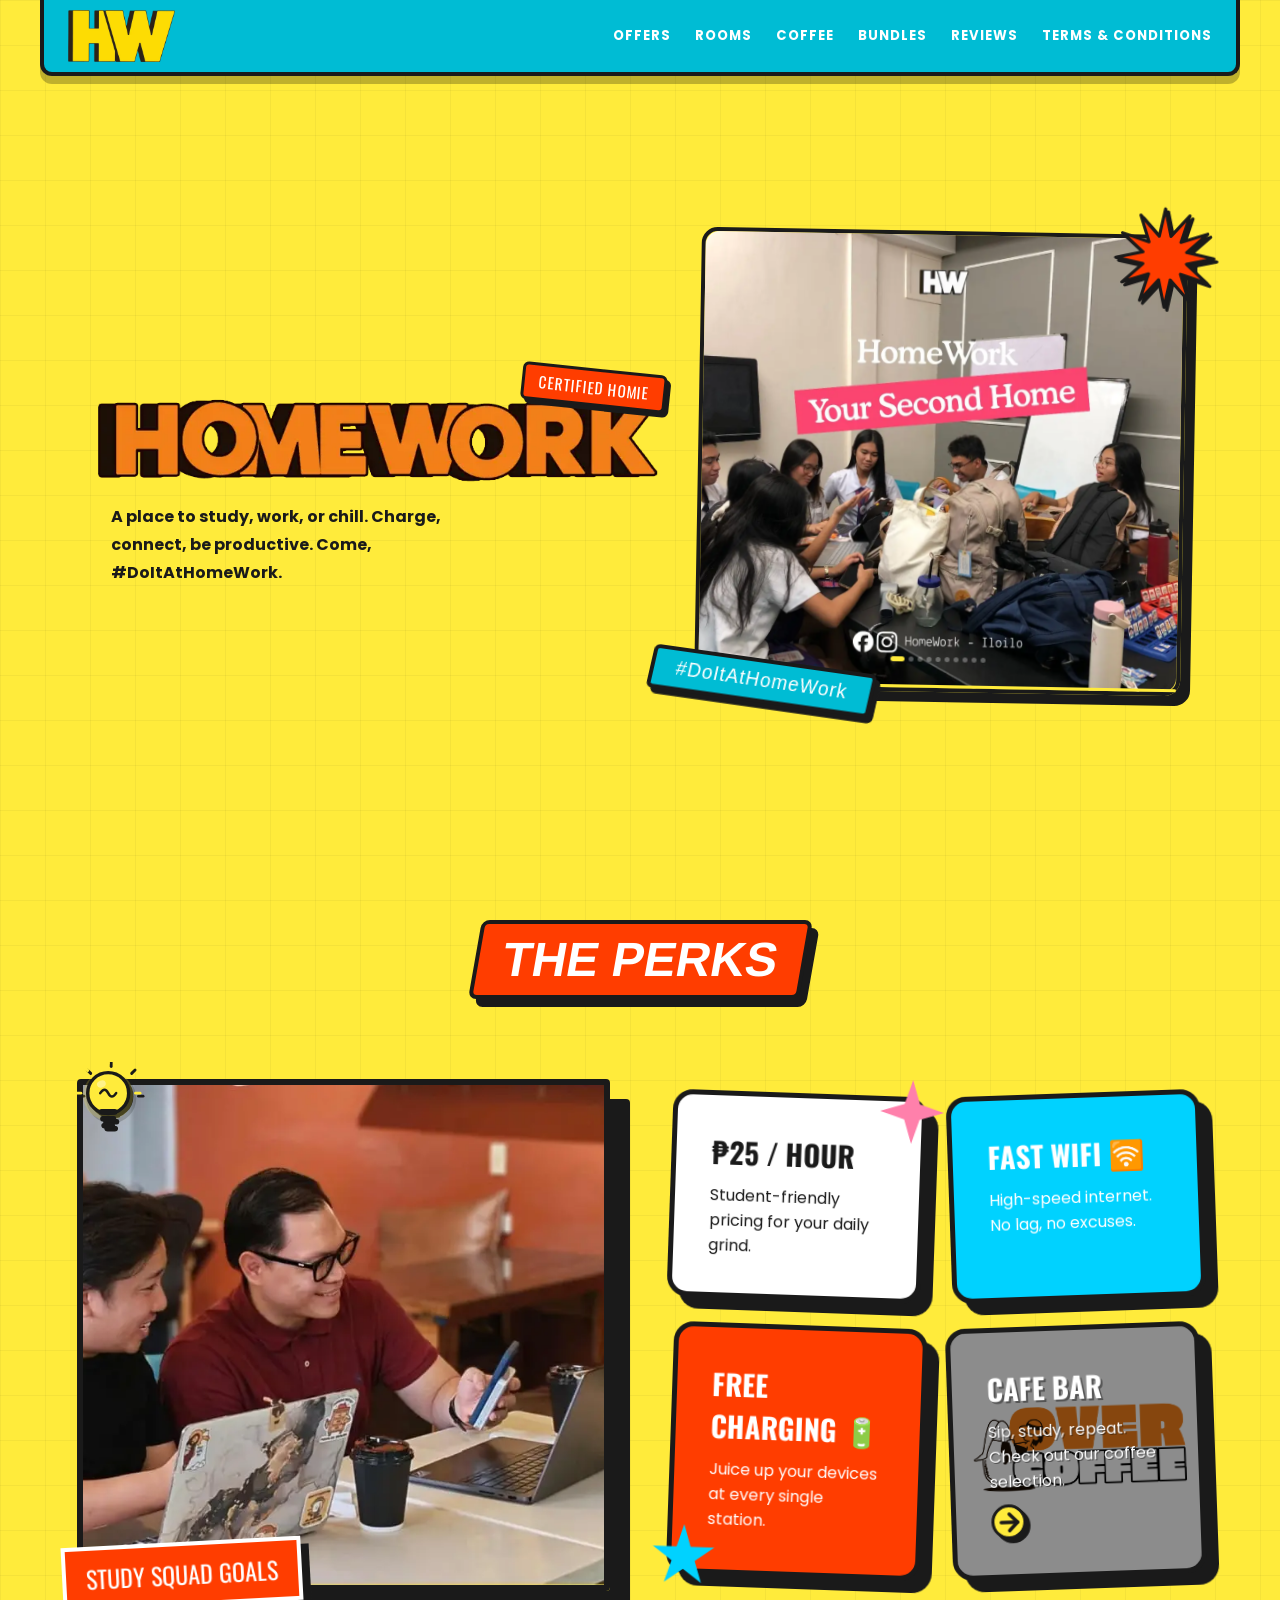
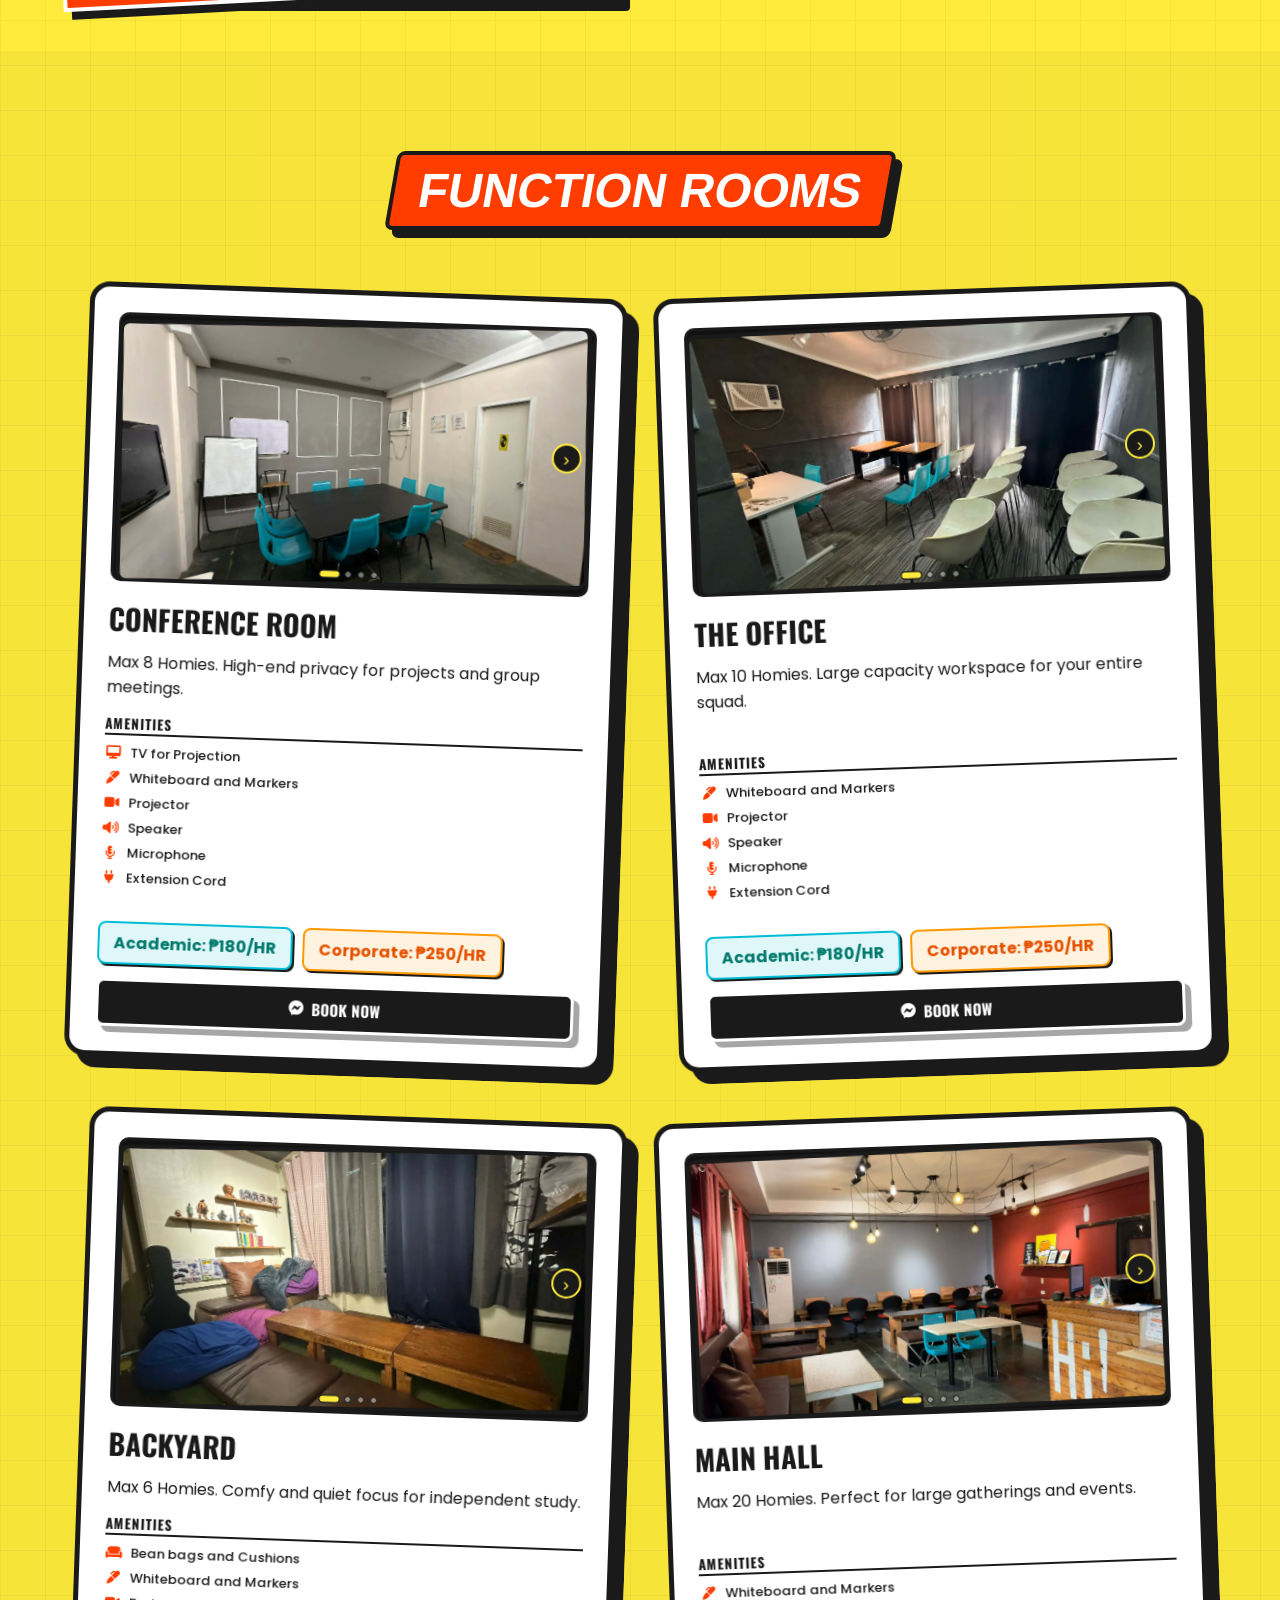
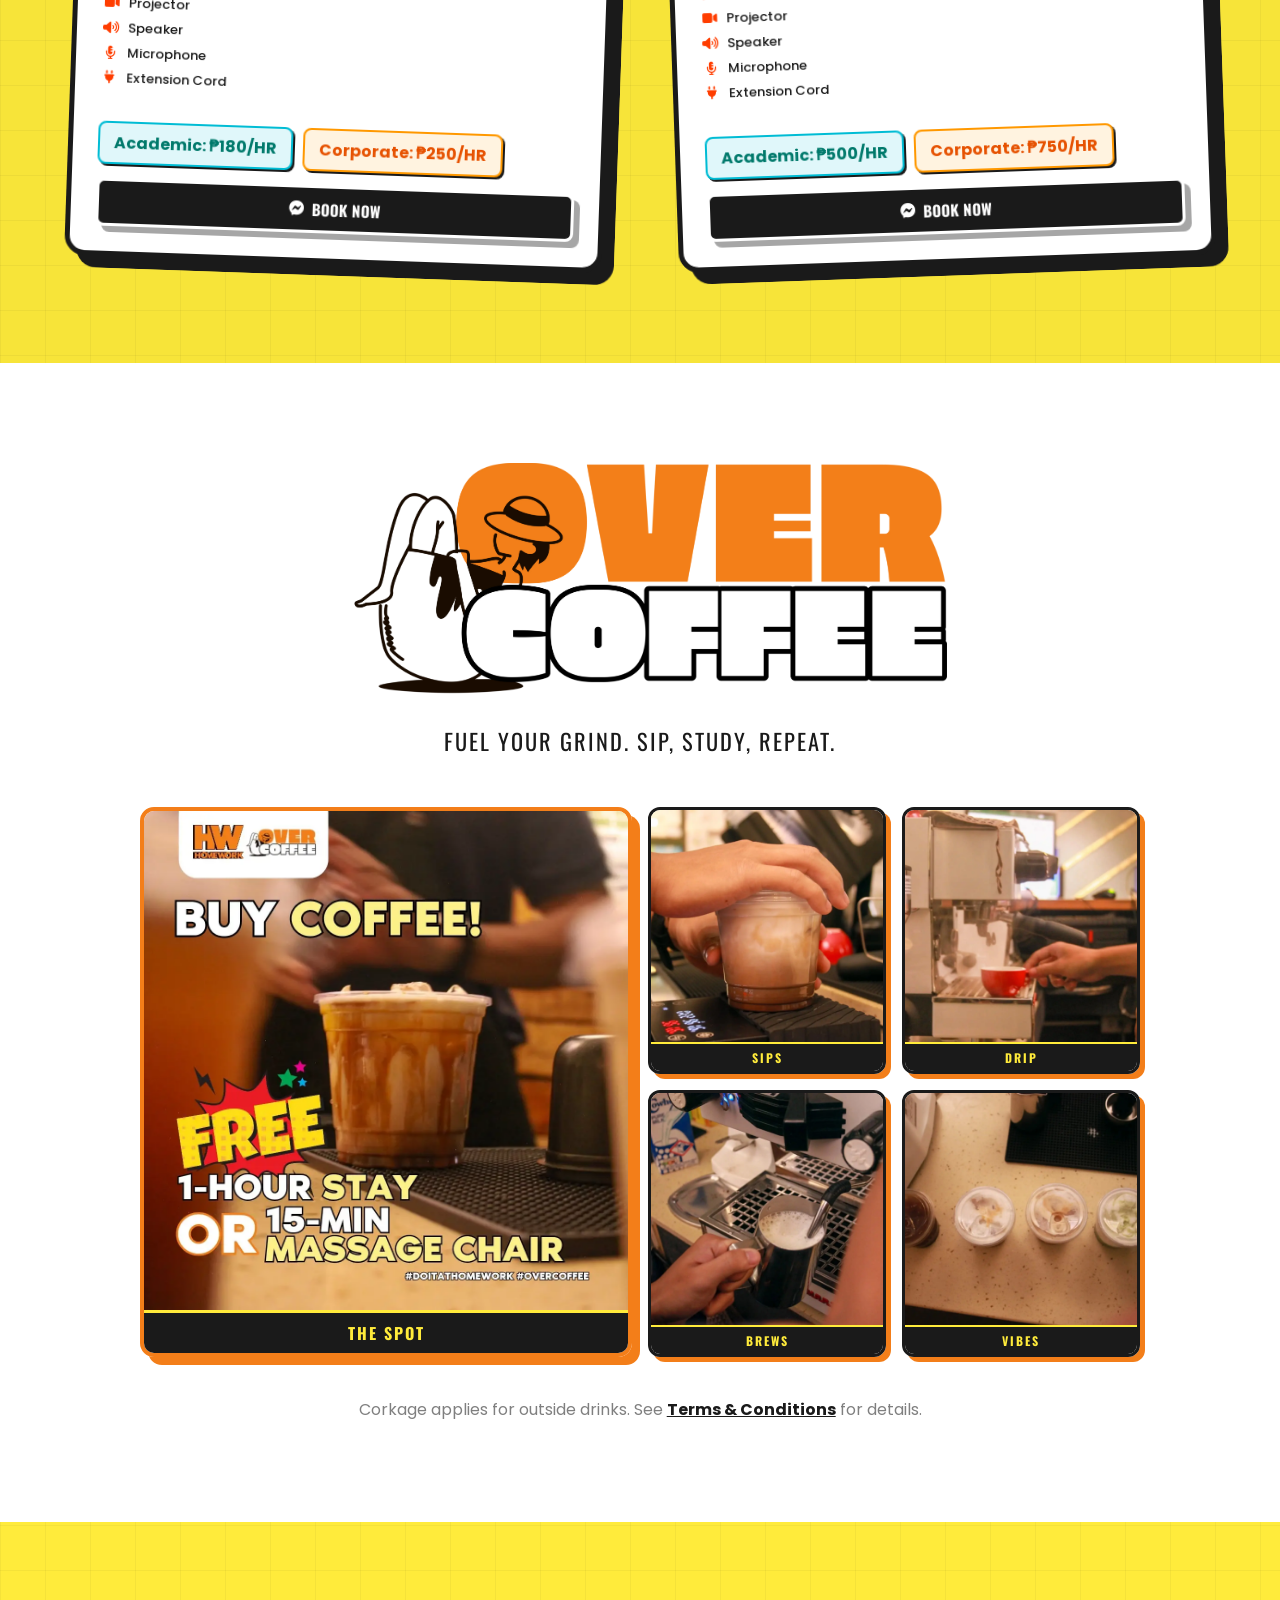
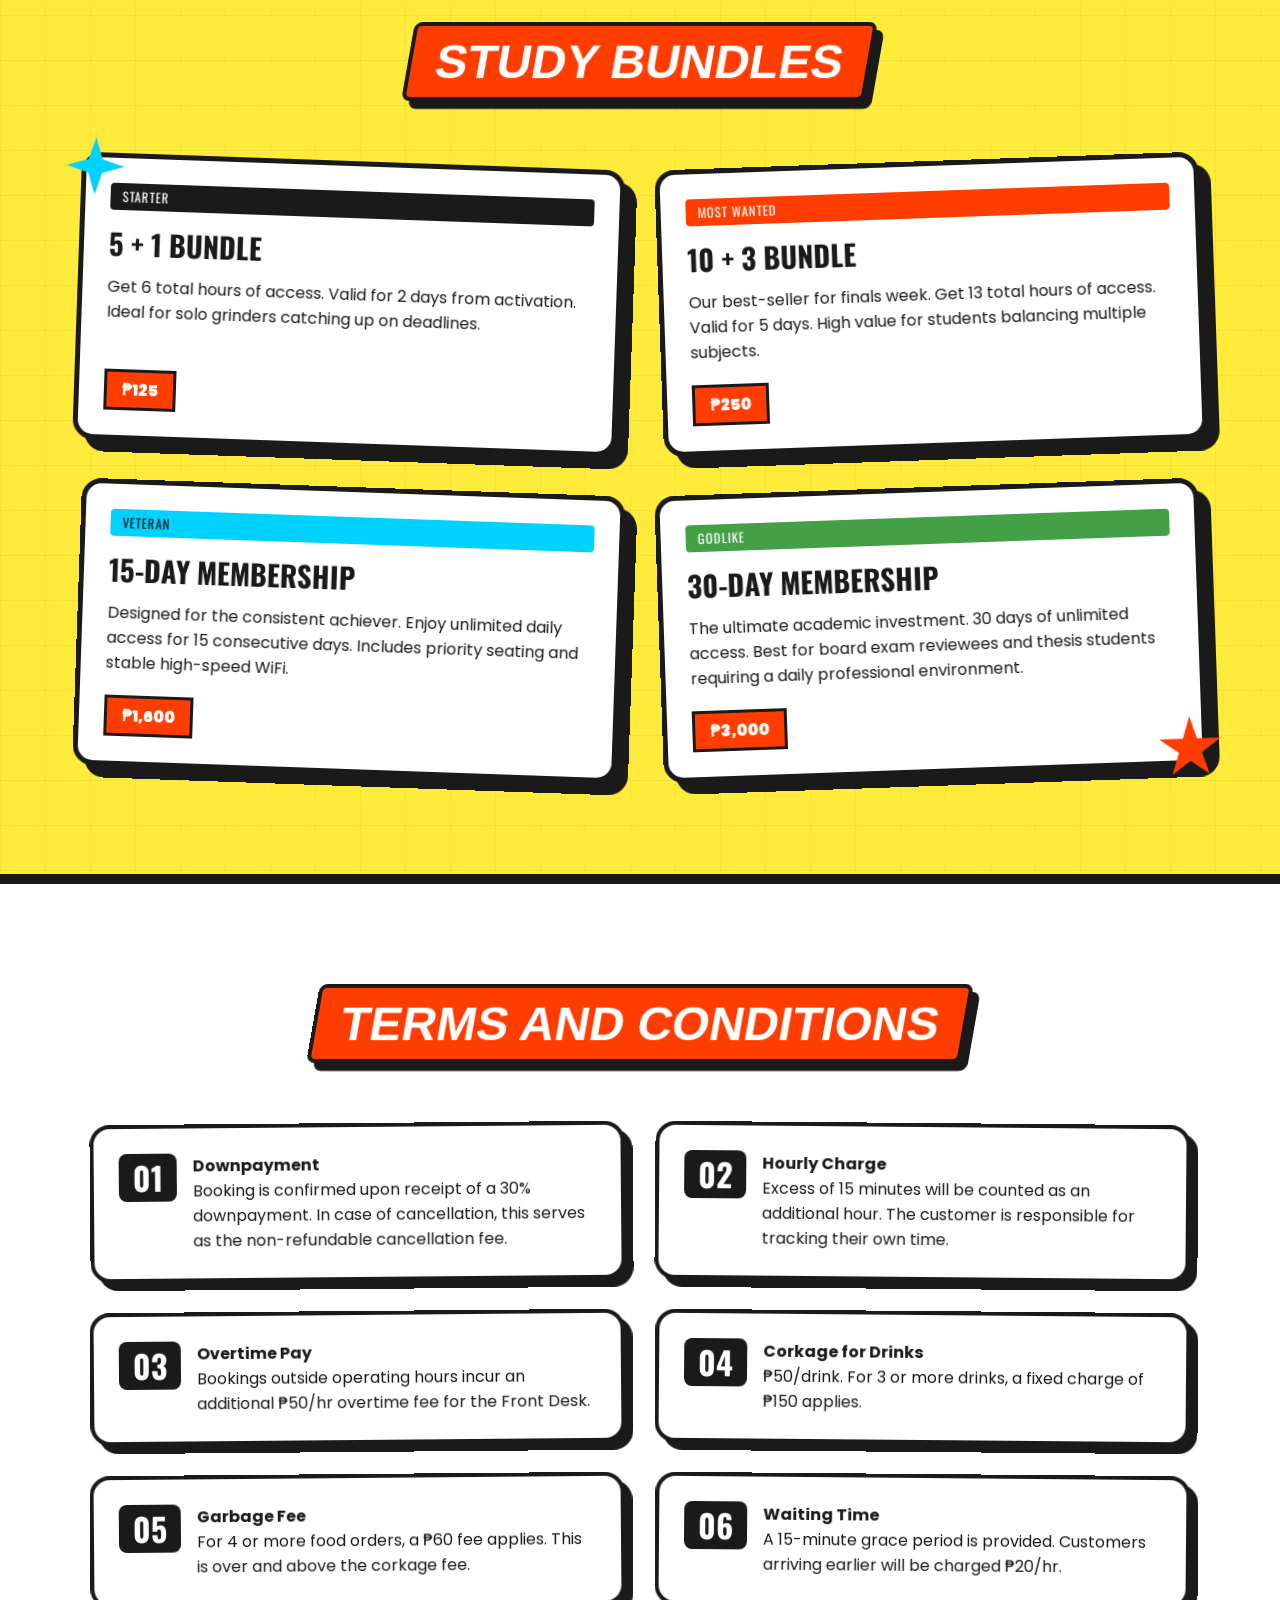
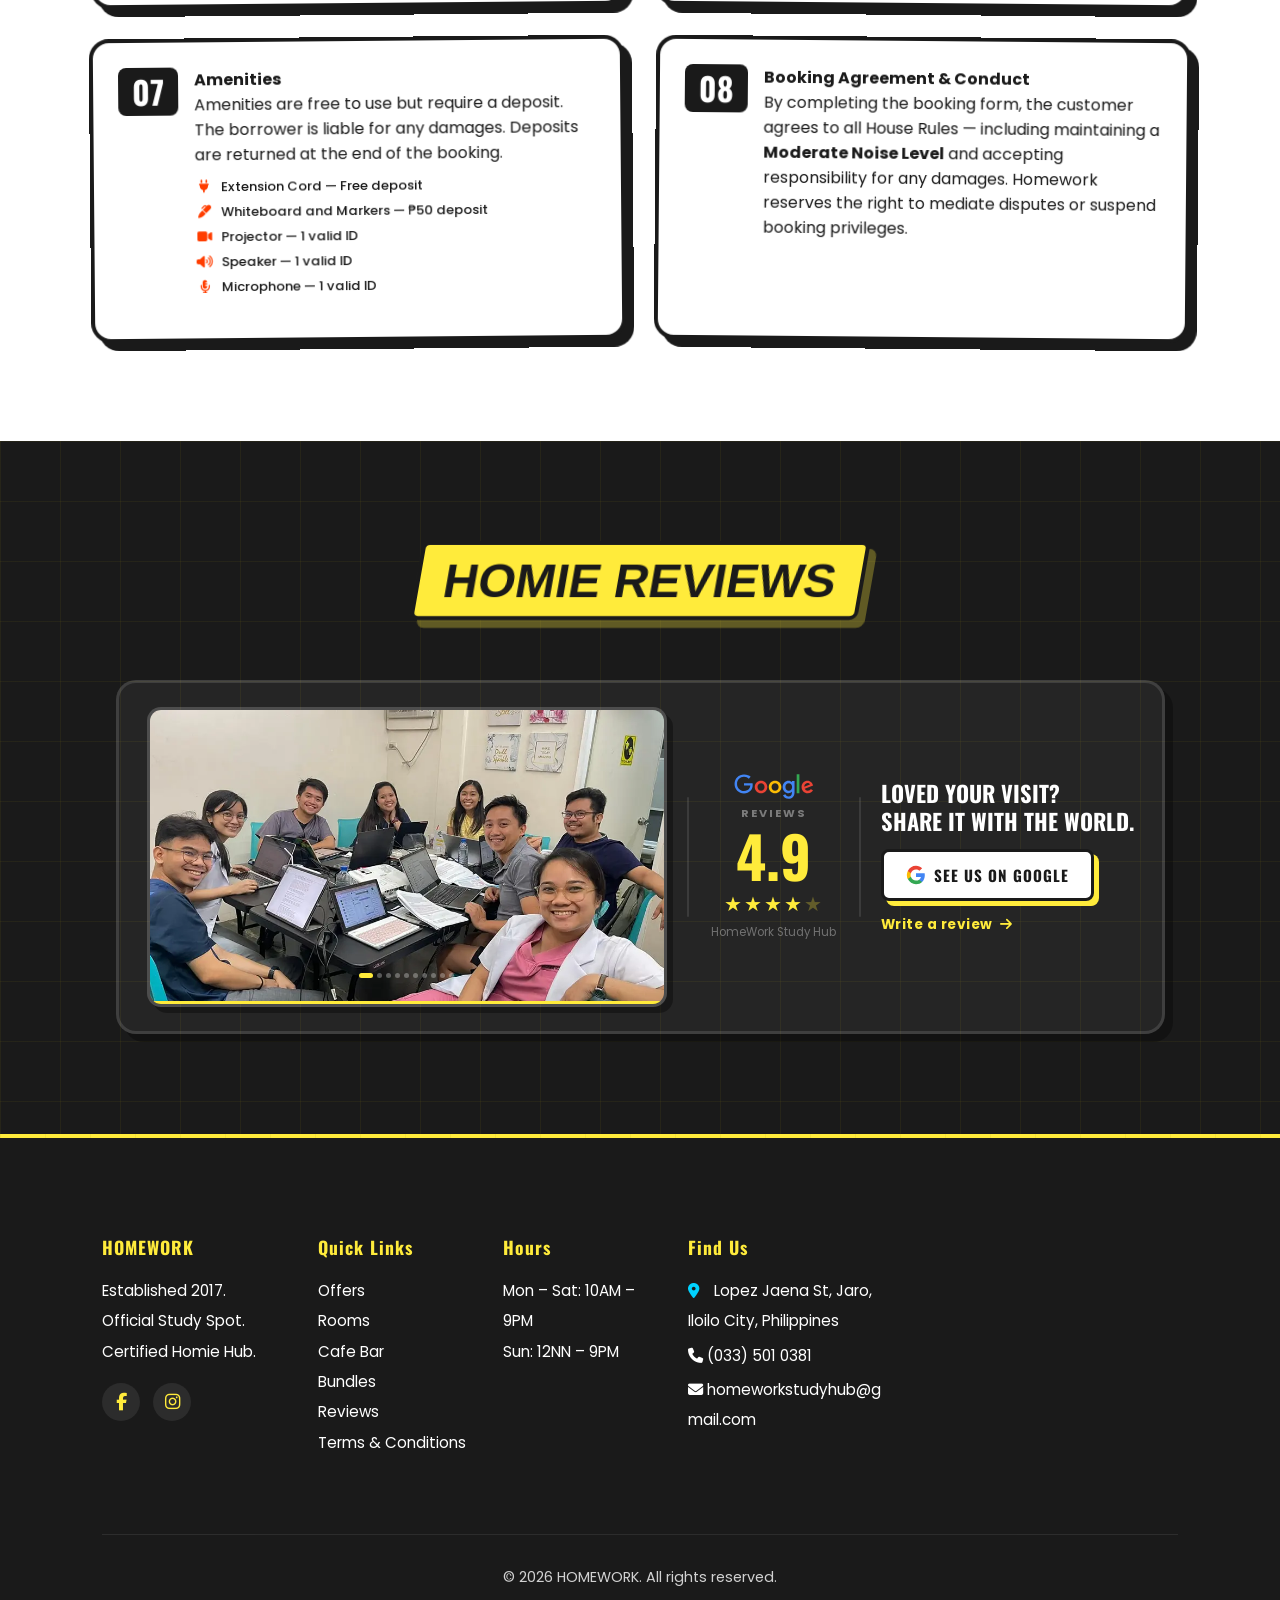
<file: index.html>
<!DOCTYPE html>
<html lang="en">
<head>
    <meta charset="UTF-8">
    <meta name="viewport" content="width=device-width, initial-scale=1.0">
    <title>HomeWork Iloilo | Study Hub & Work Space</title>
 
    <!-- SEO -->
    <meta name="description" content="HomeWork Iloilo — Your official study spot in Jaro, Iloilo City. ₱25/hr WiFi, function rooms, study bundles, and cafe bar. Open Mon–Sat 10AM–9PM. and Sun-12PM–9PM.">
    <meta name="keywords" content="study hub Iloilo, study cafe Iloilo, function room Jaro, HomeWork Iloilo, study spot Iloilo">
    <meta name="robots" content="index, follow">
    <meta name="theme-color" content="#ffeb3b">
    <link rel="canonical" href="https://homeworkiloilo.netlify.app/">
 
    <!-- Open Graph -->
    <meta property="og:site_name" content="HomeWork Iloilo">
    <meta property="og:title" content="HomeWork Iloilo | Study Hub & Work Space — Jaro, Iloilo City">
    <meta property="og:description" content="Your official study spot in Jaro, Iloilo City. ₱25/hr, fiber WiFi, function rooms & cafe bar.">
    <meta property="og:url" content="https://homeworkiloilo.netlify.app/">
    <meta property="og:type" content="website">
    <meta property="og:image" content="https://homeworkiloilo.netlify.app/img/perks.webp">
    <meta property="og:image:width" content="1200">
    <meta property="og:image:height" content="630">
 
    <!-- WebP for Chromium browsers (Brave, Chrome, Edge) -->
    <link rel="icon" href="img/favicon-192.webp" type="image/webp" sizes="192x192">
    <!-- PNG fallback for Firefox and Safari -->
    <link rel="icon" href="img/favicon-192.png" type="image/png" sizes="192x192">
    <!-- Apple devices home screen -->
    <link rel="apple-touch-icon" href="img/favicon-180.png">
 
    <!-- Fonts & Styles -->
    <link rel="preconnect" href="https://fonts.googleapis.com">
    <link rel="preconnect" href="https://fonts.gstatic.com" crossorigin>
    <link rel="preconnect" href="https://cdnjs.cloudflare.com">
    <link href="https://fonts.googleapis.com/css2?family=Oswald:wght@700&family=Poppins:wght@400;700;900&display=swap" rel="stylesheet">
    <link rel="stylesheet" href="style.css">
    <link rel="stylesheet" href="https://cdnjs.cloudflare.com/ajax/libs/font-awesome/6.4.0/css/all.min.css">
    <link rel="preload" as="image" href="img/hero1.webp">
 
    <!-- Schema.org Structured Data -->
    <script type="application/ld+json">
    {
      "@context": "https://schema.org",
      "@type": "LocalBusiness",
      "name": "HomeWork Iloilo",
      "image": "https://homeworkiloilo.netlify.app/img/perks.webp",
      "url": "https://homeworkiloilo.netlify.app/",
      "telephone": "(033) 501 0381",
      "address": {
        "@type": "PostalAddress",
        "streetAddress": "Lopez Jaena St",
        "addressLocality": "Jaro",
        "addressRegion": "Iloilo City",
        "addressCountry": "PH"
      },
      "openingHours": ["Mo-Sa 10:00-21:00", "Su 12:00-21:00"],
      "priceRange": "₱",
      "aggregateRating": {
        "@type": "AggregateRating",
        "reviewCount": "164",
        "ratingValue": "4.9",
        "bestRating": "5"
      },
      "sameAs": [
        "https://www.facebook.com/HomeWorkIloilo/",
        "https://www.instagram.com/homeworkiloilo"
      ]
    }
    </script>
</head>
<body>
 
    <!-- ═══ UNIFIED HEADER BAR ═══ -->
    <header class="site-header">
        <div class="header-inner">
            <a href="#" class="main-logo-link"><img src="img/logo.webp" alt="Homework Iloilo" class="main-logo-img" width="160" height="50"></a>
 
            <!-- Hamburger (mobile only) -->
            <button class="nav-toggle" aria-label="Toggle navigation" aria-expanded="false">
                <span></span><span></span><span></span>
            </button>
 
            <!-- Desktop nav links -->
            <nav class="nav-container">
                <a href="#offers">Offers</a>
                <a href="#rooms">Rooms</a>
                <a href="#cafe">Coffee</a>
                <a href="#bundles">Bundles</a>
                <a href="#reviews">Reviews</a>
                <a href="#terms">Terms &amp; Conditions</a>
            </nav>
        </div>
    </header>
 
    <!-- ═══ HERO ═══ -->
    <section class="hero">
 
        <!-- Left: text panel -->
        <div class="hero-text-panel">
            <div class="title-wrapper">
                <img src="img/homework-title.webp" alt="HOMEWORK" class="certified-title-img" fetchpriority="high" width="600" height="180">
                <span class="sub-badge">Certified Homie</span>
            </div>
            <p class="hero-description">A place to study, work, or chill. Charge, connect, be productive. Come, #DoItAtHomeWork.</p>
        </div>
 
        <!-- Right: hero carousel (reuses homie-carousel JS automatically) -->
        <div class="hero-carousel-panel">
            <div class="homie-carousel hero-carousel">
                <!-- 12-pointed star deco — pinned to top-right corner of carousel -->
                <svg class="deco deco-star-12" aria-hidden="true" viewBox="0 0 100 100" xmlns="http://www.w3.org/2000/svg">
                    <polygon points="50.0,2.0 55.7,28.7 74.0,8.4 65.6,34.4 91.6,26.0 71.3,44.3 98.0,50.0 71.3,55.7 91.6,74.0 65.6,65.6 74.0,91.6 55.7,71.3 50.0,98.0 44.3,71.3 26.0,91.6 34.4,65.6 8.4,74.0 28.7,55.7 2.0,50.0 28.7,44.3 8.4,26.0 34.4,34.4 26.0,8.4 44.3,28.7" fill="#ff3d00" stroke="#1a1a1a" stroke-width="3" stroke-linejoin="round"/>
                </svg>
                <div class="homie-car-track-wrap">
                    <div class="homie-car-track">
                        <div class="homie-car-slide"><img src="img/hero1.webp" alt="HomeWork Homie 1" fetchpriority="high" width="800" height="1000"></div>
                        <div class="homie-car-slide"><img src="img/hero2.webp" alt="HomeWork Homie 2" loading="lazy" width="800" height="1000"></div>
                        <div class="homie-car-slide"><img src="img/hero3.webp" alt="HomeWork Homie 3" loading="lazy" width="800" height="1000"></div>
                        <div class="homie-car-slide"><img src="img/hero4.webp" alt="HomeWork Homie 4" loading="lazy" width="800" height="1000"></div>
                        <div class="homie-car-slide"><img src="img/hero5.webp" alt="HomeWork Homie 5" loading="lazy" width="800" height="1000"></div>
                        <div class="homie-car-slide"><img src="img/hero6.webp" alt="HomeWork Homie 6" loading="lazy" width="800" height="1000"></div>
                        <div class="homie-car-slide"><img src="img/hero7.webp" alt="HomeWork Homie 7" loading="lazy" width="800" height="1000"></div>
                        <div class="homie-car-slide"><img src="img/hero8.webp" alt="HomeWork Homie 8" loading="lazy" width="800" height="1000"></div>
                        <div class="homie-car-slide"><img src="img/hero9.webp" alt="HomeWork Homie 9" loading="lazy" width="800" height="1000"></div>
                        <div class="homie-car-slide"><img src="img/hero10.webp" alt="HomeWork Homie 10" loading="lazy" width="800" height="1000"></div>
                    </div>
                </div>
                <button class="homie-car-btn homie-car-prev" aria-label="Previous photo">&#8249;</button>
                <button class="homie-car-btn homie-car-next" aria-label="Next photo">&#8250;</button>
                <div class="homie-car-dots"></div>
                <p class="hero-subtitle">#DoItAtHomeWork</p>
            </div>
        </div>
 
    </section>
 
 
    <!-- ═══ OFFERS / PERKS ═══ -->
    <section id="offers">
        <div class="section-title-wrap"><h2 class="section-title">THE PERKS</h2></div>
        <div class="perks-container">
            <div class="featured-perks-img slide-in slide-from-left">
                <img src="img/perks.webp" alt="Study Squad" loading="lazy" width="800" height="600">
                <div class="img-caption-tag">STUDY SQUAD GOALS</div>
                <!-- Lightbulb deco — top-right of featured image -->
                <svg class="deco deco-bulb" aria-hidden="true" viewBox="0 0 60 90" xmlns="http://www.w3.org/2000/svg">
                    <ellipse cx="30" cy="32" rx="22" ry="22" fill="#ffeb3b" opacity="0.2"/>
                    <ellipse cx="30" cy="30" rx="18" ry="18" fill="#ffeb3b" stroke="#1a1a1a" stroke-width="3"/>
                    <path d="M23 30 Q27 24 30 30 Q33 36 37 30" fill="none" stroke="#1a1a1a" stroke-width="2.2" stroke-linecap="round"/>
                    <rect x="22" y="44" width="16" height="5" rx="2" fill="#1a1a1a"/>
                    <rect x="23" y="50" width="14" height="5" rx="2" fill="#1a1a1a"/>
                    <rect x="24" y="56" width="12" height="5" rx="3" fill="#1a1a1a"/>
                    <ellipse cx="24" cy="22" rx="4" ry="3" fill="white" opacity="0.4" transform="rotate(-20 24 22)"/>
                    <line x1="30" y1="4"  x2="30" y2="0"  stroke="#ffeb3b" stroke-width="2.5" stroke-linecap="round"/>
                    <line x1="48" y1="10" x2="51" y2="7"  stroke="#ffeb3b" stroke-width="2.5" stroke-linecap="round"/>
                    <line x1="54" y1="30" x2="58" y2="30" stroke="#ffeb3b" stroke-width="2.5" stroke-linecap="round"/>
                    <line x1="12" y1="10" x2="9"  y2="7"  stroke="#ffeb3b" stroke-width="2.5" stroke-linecap="round"/>
                    <line x1="6"  y1="30" x2="2"  y2="30" stroke="#ffeb3b" stroke-width="2.5" stroke-linecap="round"/>
                </svg>
            </div>
            <div class="perks-grid">
                <div class="sticker-card slide-in slide-from-right delay-1">
                    <div class="deco deco-s1" aria-hidden="true"></div>
                    <h3>₱25 / Hour</h3>
                    <p>Student-friendly pricing for your daily grind.</p>
                </div>
                <div class="sticker-card cyan-card slide-in slide-from-right delay-2">
                    <h3>Fast WiFi 🛜</h3>
                    <p>High-speed internet. No lag, no excuses.</p>
                </div>
                <div class="sticker-card red-card slide-in slide-from-right delay-3">
                    <div class="deco deco-s2" aria-hidden="true"></div>
                    <h3>Free Charging 🔋</h3>
                    <p>Juice up your devices at every single station.</p>
                </div>
                <a href="#cafe" class="sticker-card cafe-bar-card slide-in slide-from-right delay-4">
                    <div class="cafe-bar-content">
                        <span class="cafe-bar-label">Cafe Bar</span>
                        <p>Sip, study, repeat. Check out our coffee selection.</p>
                        <span class="cafe-bar-arrow" aria-label="Go to Cafe Bar section">
                            <svg viewBox="0 0 24 24" width="28" height="28" fill="none" stroke="currentColor" stroke-width="3" stroke-linecap="round" stroke-linejoin="round">
                                <line x1="5" y1="12" x2="19" y2="12"/>
                                <polyline points="12 5 19 12 12 19"/>
                            </svg>
                        </span>
                    </div>
                </a>
            </div>
        </div>
    </section>
 
    <!-- ═══ FUNCTION ROOMS ═══ -->
    <section id="rooms" class="spaces-bg">
        <div class="section-title-wrap"><h2 class="section-title">FUNCTION ROOMS</h2></div>
 
        <div class="rooms-grid">
 
                    <div class="sticker-card room-card slide-in slide-from-right delay-2">
                        <div class="img-carousel swipe-hint-carousel">
                            <button class="img-car-btn img-car-prev" aria-label="Previous image">&#8249;</button>
                            <div class="img-car-track-wrap">
                                <div class="img-car-track">
                                    <img loading="lazy" src="img/conference.webp"  alt="Conference Room 1" width="800" height="600">
                                    <img loading="lazy" src="img/conference2.webp" alt="Conference Room 2" width="800" height="600">
                                    <img loading="lazy" src="img/conference3.webp" alt="Conference Room 3" width="800" height="600">
                                    <img loading="lazy" src="img/conference4.webp" alt="Conference Room 4" width="800" height="600">
                                </div>
                            </div>
                            <button class="img-car-btn img-car-next" aria-label="Next image">&#8250;</button>
                            <div class="img-car-dots"></div>
                        </div>
                        <h3>Conference Room</h3>
                        <p>Max 8 Homies. High-end privacy for projects and group meetings.</p>
                        <h4 class="amenities-title">Amenities</h4>
                        <ul class="amenities-list">
                            <li><i class="fas fa-desktop"></i> TV for Projection</li>
                            <li><i class="fas fa-marker"></i> Whiteboard and Markers</li>
                            <li><i class="fas fa-video"></i> Projector</li>
                            <li><i class="fas fa-volume-up"></i> Speaker</li>
                            <li><i class="fas fa-microphone-alt"></i> Microphone</li>
                            <li><i class="fas fa-plug"></i> Extension Cord</li>
                        </ul>
                        <div class="price-row">
                            <div class="price-tag academic-rate">Academic: &#x20B1;180/HR</div>
                            <div class="price-tag corporate-rate">Corporate: &#x20B1;250/HR</div>
                        </div>
                        <a class="book-now-btn" href="https://m.me/HomeWorkIloilo" target="_blank" rel="noopener noreferrer"><i class="fab fa-facebook-messenger"></i> BOOK NOW</a>
                    </div>
 
                    <div class="sticker-card room-card slide-in slide-from-right delay-2" data-index="1">
                        <div class="img-carousel">
                            <button class="img-car-btn img-car-prev" aria-label="Previous image">&#8249;</button>
                            <div class="img-car-track-wrap">
                                <div class="img-car-track">
                                    <img loading="lazy" src="img/office.webp"  alt="The Office 1" width="800" height="600">
                                    <img loading="lazy" src="img/office2.webp" alt="The Office 2" width="800" height="600">
                                    <img loading="lazy" src="img/office3.webp" alt="The Office 3" width="800" height="600">
                                    <img loading="lazy" src="img/office4.webp" alt="The Office 4" width="800" height="600">
                                </div>
                            </div>
                            <button class="img-car-btn img-car-next" aria-label="Next image">&#8250;</button>
                            <div class="img-car-dots"></div>
                        </div>
                        <h3>The Office</h3>
                        <p>Max 10 Homies. Large capacity workspace for your entire squad.</p>
                        <h4 class="amenities-title">Amenities</h4>
                        <ul class="amenities-list">
                            <li><i class="fas fa-marker"></i> Whiteboard and Markers</li>
                            <li><i class="fas fa-video"></i> Projector</li>
                            <li><i class="fas fa-volume-up"></i> Speaker</li>
                            <li><i class="fas fa-microphone-alt"></i> Microphone</li>
                            <li><i class="fas fa-plug"></i> Extension Cord</li>
                        </ul>
                        <div class="price-row">
                            <div class="price-tag academic-rate">Academic: &#x20B1;180/HR</div>
                            <div class="price-tag corporate-rate">Corporate: &#x20B1;250/HR</div>
                        </div>
                        <a class="book-now-btn" href="https://m.me/HomeWorkIloilo" target="_blank" rel="noopener noreferrer"><i class="fab fa-facebook-messenger"></i> BOOK NOW</a>
                    </div>
 
                    <div class="sticker-card room-card slide-in slide-from-left delay-2" data-index="2">
                        <div class="img-carousel">
                            <button class="img-car-btn img-car-prev" aria-label="Previous image">&#8249;</button>
                            <div class="img-car-track-wrap">
                                <div class="img-car-track">
                                    <img loading="lazy" src="img/backyard.webp"  alt="Backyard 1" width="800" height="600">
                                    <img loading="lazy" src="img/backyard2.webp" alt="Backyard 2" width="800" height="600">
                                    <img loading="lazy" src="img/backyard3.webp" alt="Backyard 3" width="800" height="600">
                                    <img loading="lazy" src="img/backyard4.webp" alt="Backyard 4" width="800" height="600">
                                </div>
                            </div>
                            <button class="img-car-btn img-car-next" aria-label="Next image">&#8250;</button>
                            <div class="img-car-dots"></div>
                        </div>
                        <h3>Backyard</h3>
                        <p>Max 6 Homies. Comfy and quiet focus for independent study.</p>
                        <h4 class="amenities-title">Amenities</h4>
                        <ul class="amenities-list">
                            <li><i class="fas fa-couch"></i> Bean bags and Cushions</li>
                            <li><i class="fas fa-marker"></i> Whiteboard and Markers</li>
                            <li><i class="fas fa-video"></i> Projector</li>
                            <li><i class="fas fa-volume-up"></i> Speaker</li>
                            <li><i class="fas fa-microphone-alt"></i> Microphone</li>
                            <li><i class="fas fa-plug"></i> Extension Cord</li>
                        </ul>
                        <div class="price-row">
                            <div class="price-tag academic-rate">Academic: &#x20B1;180/HR</div>
                            <div class="price-tag corporate-rate">Corporate: &#x20B1;250/HR</div>
                        </div>
                        <a class="book-now-btn" href="https://m.me/HomeWorkIloilo" target="_blank" rel="noopener noreferrer"><i class="fab fa-facebook-messenger"></i> BOOK NOW</a>
                    </div>
 
                    <div class="sticker-card room-card slide-in slide-from-left delay-2" data-index="3">
                        <div class="img-carousel">
                            <button class="img-car-btn img-car-prev" aria-label="Previous image">&#8249;</button>
                            <div class="img-car-track-wrap">
                                <div class="img-car-track">
                                    <img loading="lazy" src="img/mainhall.webp"  alt="Main Hall 1" width="800" height="600">
                                    <img loading="lazy" src="img/mainhall2.webp" alt="Main Hall 2" width="800" height="600">
                                    <img loading="lazy" src="img/mainhall3.webp" alt="Main Hall 3" width="800" height="600">
                                    <img loading="lazy" src="img/mainhall4.webp" alt="Main Hall 4" width="800" height="600">
                                </div>
                            </div>
                            <button class="img-car-btn img-car-next" aria-label="Next image">&#8250;</button>
                            <div class="img-car-dots"></div>
                        </div>
                        <h3>Main Hall</h3>
                        <p>Max 20 Homies. Perfect for large gatherings and events.</p>
                        <h4 class="amenities-title">Amenities</h4>
                        <ul class="amenities-list">
                            <li><i class="fas fa-marker"></i> Whiteboard and Markers</li>
                            <li><i class="fas fa-video"></i> Projector</li>
                            <li><i class="fas fa-volume-up"></i> Speaker</li>
                            <li><i class="fas fa-microphone-alt"></i> Microphone</li>
                            <li><i class="fas fa-plug"></i> Extension Cord</li>
                        </ul>
                        <div class="price-row">
                            <div class="price-tag academic-rate">Academic: &#x20B1;500/HR</div>
                            <div class="price-tag corporate-rate">Corporate: &#x20B1;750/HR</div>
                        </div>
                        <a class="book-now-btn" href="https://m.me/HomeWorkIloilo" target="_blank" rel="noopener noreferrer"><i class="fab fa-facebook-messenger"></i> BOOK NOW</a>
                    </div>
 
        </div><!-- /.rooms-grid -->
 
    </section>
    <!-- ═══ CAFE BAR ═══ -->
    <section id="cafe" class="cafe-section">
        <div class="section-title-wrap"><img src="img/cafe.webp" alt="CAFE BAR" class="cafe-title-img" width="400" height="120"></div>
        <p class="cafe-tagline slide-in slide-from-bottom">Fuel your grind. Sip, study, repeat.</p>
 
        <div class="cafe-gallery">
            <div class="cafe-gallery-main slide-in slide-from-left">
                <img loading="lazy" src="img/cafe1.webp" alt="Cafe Bar drinks" width="800" height="600">
                <div class="cafe-img-label">THE SPOT</div>
            </div>
            <div class="cafe-gallery-grid">
                <div class="cafe-gallery-item slide-in slide-from-right delay-1">
                    <img loading="lazy" src="img/cafe2.webp" alt="Coffee drinks" width="400" height="300">
                    <div class="cafe-img-label">SIPS</div>
                </div>
                <div class="cafe-gallery-item slide-in slide-from-right delay-2">
                    <img loading="lazy" src="img/cafe3.webp" alt="Cafe snacks" width="400" height="300">
                    <div class="cafe-img-label">DRIP</div>
                </div>
                <div class="cafe-gallery-item slide-in slide-from-right delay-3">
                    <img loading="lazy" src="img/cafe4.webp" alt="Study drinks" width="400" height="300">
                    <div class="cafe-img-label">BREWS</div>
                </div>
                <div class="cafe-gallery-item slide-in slide-from-right delay-4">
                    <img loading="lazy" src="img/cafe5.webp" alt="Cafe vibes" width="400" height="300">
                    <div class="cafe-img-label">VIBES</div>
                </div>
            </div>
        </div>
 
        <div class="cafe-cta slide-in slide-from-bottom">
            <p>Corkage applies for outside drinks. See <a href="#terms">Terms &amp; Conditions</a> for details.</p>
        </div>
    </section>
 
    <!-- ═══ STUDY BUNDLES ═══ -->
    <section id="bundles">
        <div class="section-title-wrap"><h2 class="section-title">STUDY BUNDLES</h2></div>
        <div class="sticker-grid">
 
            <div class="sticker-card slide-in slide-from-left delay-1">
                <div class="deco deco-s3" aria-hidden="true"></div>
                <div class="bundle-badge">STARTER</div>
                <h3>5 + 1 Bundle</h3>
                <p>Get 6 total hours of access. Valid for 2 days from activation. Ideal for solo grinders catching up on deadlines.</p>
                <div class="price-tag">₱125</div>
            </div>
 
            <div class="sticker-card slide-in slide-from-right delay-2">
                <div class="bundle-badge red-badge">MOST WANTED</div>
                <h3>10 + 3 Bundle</h3>
                <p>Our best-seller for finals week. Get 13 total hours of access. Valid for 5 days. High value for students balancing multiple subjects.</p>
                <div class="price-tag">₱250</div>
            </div>
 
            <div class="sticker-card slide-in slide-from-left delay-3">
                <div class="bundle-badge cyan-badge">VETERAN</div>
                <h3>15-Day Membership</h3>
                <p>Designed for the consistent achiever. Enjoy unlimited daily access for 15 consecutive days. Includes priority seating and stable high-speed WiFi.</p>
                <div class="price-tag">₱1,600</div>
            </div>
 
            <div class="sticker-card slide-in slide-from-right delay-4">
                <div class="deco deco-s1" aria-hidden="true"></div>
                <div class="bundle-badge green-badge">GODLIKE</div>
                <h3>30-Day Membership</h3>
                <p>The ultimate academic investment. 30 days of unlimited access. Best for board exam reviewees and thesis students requiring a daily professional environment.</p>
                <div class="price-tag">₱3,000</div>
            </div>
 
        </div>
    </section>
 
    <!-- ═══ TERMS & CONDITIONS ═══ -->
    <section id="terms" class="terms-bg">
        <div class="section-title-wrap"><h2 class="section-title">TERMS AND CONDITIONS</h2></div>
        <div class="terms-container">
 
            <!-- Row 1 -->
            <div class="term-item slide-in slide-from-bottom delay-1">
                <span class="term-number">01</span>
                <div>
                    <strong>Downpayment</strong>
                    <p>Booking is confirmed upon receipt of a 30% downpayment. In case of cancellation, this serves as the non-refundable cancellation fee.</p>
                </div>
            </div>
            <div class="term-item slide-in slide-from-bottom delay-2">
                <span class="term-number">02</span>
                <div>
                    <strong>Hourly Charge</strong>
                    <p>Excess of 15 minutes will be counted as an additional hour. The customer is responsible for tracking their own time.</p>
                </div>
            </div>
 
            <!-- Row 2 -->
            <div class="term-item slide-in slide-from-bottom delay-1">
                <span class="term-number">03</span>
                <div>
                    <strong>Overtime Pay</strong>
                    <p>Bookings outside operating hours incur an additional ₱50/hr overtime fee for the Front Desk.</p>
                </div>
            </div>
            <div class="term-item slide-in slide-from-bottom delay-2">
                <span class="term-number">04</span>
                <div>
                    <strong>Corkage for Drinks</strong>
                    <p>₱50/drink. For 3 or more drinks, a fixed charge of ₱150 applies.</p>
                </div>
            </div>
 
            <!-- Row 3 -->
            <div class="term-item slide-in slide-from-bottom delay-1">
                <span class="term-number">05</span>
                <div>
                    <strong>Garbage Fee</strong>
                    <p>For 4 or more food orders, a ₱60 fee applies. This is over and above the corkage fee.</p>
                </div>
            </div>
            <div class="term-item slide-in slide-from-bottom delay-2">
                <span class="term-number">06</span>
                <div>
                    <strong>Waiting Time</strong>
                    <p>A 15-minute grace period is provided. Customers arriving earlier will be charged ₱20/hr.</p>
                </div>
            </div>
 
            <!-- Row 4 -->
            <div class="term-item slide-in slide-from-bottom delay-1">
                <span class="term-number">07</span>
                <div>
                    <strong>Amenities</strong>
                    <p>Amenities are free to use but require a deposit. The borrower is liable for any damages. Deposits are returned at the end of the booking.</p>
                    <ul class="amenities-list amenities-list--spaced">
                        <li><i class="fas fa-plug"></i> Extension Cord — Free deposit</li>
                        <li><i class="fas fa-marker"></i> Whiteboard and Markers — ₱50 deposit</li>
                        <li><i class="fas fa-video"></i> Projector — 1 valid ID</li>
                        <li><i class="fas fa-volume-up"></i> Speaker — 1 valid ID</li>
                        <li><i class="fas fa-microphone-alt"></i> Microphone — 1 valid ID</li>
                    </ul>
                </div>
            </div>
            <div class="term-item slide-in slide-from-bottom delay-2">
                <span class="term-number">08</span>
                <div>
                    <strong>Booking Agreement &amp; Conduct</strong>
                    <p>By completing the booking form, the customer agrees to all House Rules — including maintaining a <strong>Moderate Noise Level</strong> and accepting responsibility for any damages. Homework reserves the right to mediate disputes or suspend booking privileges.</p>
                </div>
            </div>
 
        </div>
    </section>
<!-- ═══ REVIEWS ═══ -->
    <section id="reviews" class="reviews-bg">
        <div class="section-title-wrap"><h2 class="section-title">HOMIE REVIEWS</h2></div>
 
        <div class="google-badge-wrap slide-in slide-from-bottom">
            <div class="google-badge-card">
 
                <!-- ── Customer photo carousel ── -->
                <div class="homie-carousel">
                    <div class="homie-car-track-wrap">
                        <div class="homie-car-track">
                            <div class="homie-car-slide"><img loading="lazy" src="img/homie1.webp" alt="Homie 1" width="600" height="600"></div>
                            <div class="homie-car-slide"><img loading="lazy" src="img/homie2.webp" alt="Homie 2" width="600" height="600"></div>
                            <div class="homie-car-slide"><img loading="lazy" src="img/homie3.webp" alt="Homie 3" width="600" height="600"></div>
                            <div class="homie-car-slide"><img loading="lazy" src="img/homie4.webp" alt="Homie 4" width="600" height="600"></div>
                            <div class="homie-car-slide"><img loading="lazy" src="img/homie5.webp" alt="Homie 5" width="600" height="600"></div>
                            <div class="homie-car-slide"><img loading="lazy" src="img/homie6.webp" alt="Homie 6" width="600" height="600"></div>
                            <div class="homie-car-slide"><img loading="lazy" src="img/homie7.webp" alt="Homie 7" width="600" height="600"></div>
                            <div class="homie-car-slide"><img loading="lazy" src="img/homie8.webp" alt="Homie 8" width="600" height="600"></div>
                            <div class="homie-car-slide"><img loading="lazy" src="img/homie9.webp" alt="Homie 9" width="600" height="600"></div>
                            <div class="homie-car-slide"><img loading="lazy" src="img/homie10.webp" alt="Homie 10" width="600" height="600"></div>
                        </div>
                    </div>
                    <button class="homie-car-btn homie-car-prev" aria-label="Previous photo">&#8249;</button>
                    <button class="homie-car-btn homie-car-next" aria-label="Next photo">&#8250;</button>
                    <div class="homie-car-dots"></div>
                </div>
 
                <div class="google-badge-divider"></div>
 
                <!-- Left: branding + score -->
                <div class="google-badge-left">
                    <svg class="google-full-logo" viewBox="0 0 74 24" xmlns="http://www.w3.org/2000/svg" aria-label="Google">
                        <path d="M9.24 8.19v2.46h5.88c-.18 1.38-.64 2.47-1.35 3.19-.86.87-2.21 1.82-4.53 1.82-3.61 0-6.43-2.91-6.43-6.52s2.82-6.52 6.43-6.52c1.95 0 3.38.77 4.43 1.76l1.74-1.74C14.12 1.36 12.18.5 9.24.5 4.28.5.5 4.28.5 9.24s3.78 8.74 8.74 8.74c2.57 0 4.5-.84 6.01-2.41 1.55-1.55 2.04-3.73 2.04-5.49 0-.54-.04-1.05-.13-1.47H9.24v-.42z" fill="#4285F4"/>
                        <path d="M25 6.19c-3.21 0-5.83 2.44-5.83 5.81 0 3.34 2.62 5.81 5.83 5.81s5.83-2.46 5.83-5.81c0-3.37-2.62-5.81-5.83-5.81zm0 9.33c-1.76 0-3.28-1.45-3.28-3.52s1.52-3.52 3.28-3.52 3.28 1.44 3.28 3.52c0 2.07-1.52 3.52-3.28 3.52z" fill="#EA4335"/>
                        <path d="M53.58 7.49h-.09c-.57-.68-1.67-1.3-3.06-1.3C47.53 6.19 45 8.72 45 12c0 3.26 2.53 5.81 5.43 5.81 1.39 0 2.49-.62 3.06-1.32h.09v.83c0 2.22-1.19 3.41-3.1 3.41-1.56 0-2.53-1.12-2.93-2.07l-2.22.92c.64 1.54 2.33 3.43 5.15 3.43 2.99 0 5.52-1.76 5.52-6.05V6.49h-2.42v1zm-2.93 8.03c-1.76 0-3.1-1.49-3.1-3.52s1.34-3.52 3.1-3.52c1.74 0 3.1 1.51 3.1 3.54.01 2.03-1.36 3.5-3.1 3.5z" fill="#4285F4"/>
                        <path d="M38 6.19c-3.21 0-5.83 2.44-5.83 5.81 0 3.34 2.62 5.81 5.83 5.81s5.83-2.46 5.83-5.81c0-3.37-2.62-5.81-5.83-5.81zm0 9.33c-1.76 0-3.28-1.45-3.28-3.52s1.52-3.52 3.28-3.52 3.28 1.44 3.28 3.52c0 2.07-1.52 3.52-3.28 3.52z" fill="#FBBC05"/>
                        <path d="M58 .24h2.51v17.57H58z" fill="#34A853"/>
                        <path d="M68.26 15.52c-1.3 0-2.22-.59-2.82-1.76l7.77-3.21-.26-.66c-.48-1.3-1.96-3.7-4.97-3.7-2.99 0-5.48 2.35-5.48 5.81 0 3.26 2.46 5.81 5.76 5.81 2.66 0 4.2-1.63 4.84-2.57l-1.98-1.32c-.66.96-1.56 1.6-2.86 1.6zm-.18-7.15c1.03 0 1.91.53 2.2 1.28l-5.25 2.17c0-2.44 1.73-3.45 3.05-3.45z" fill="#EA4335"/>
                    </svg>
                    <p class="google-badge-label">Reviews</p>
                    <div class="google-badge-score">4.9</div>
                    <div class="google-badge-stars" aria-label="4.9 out of 5 stars">★★★★<span class="star-dim">★</span></div>
                    <p class="google-badge-sub">HomeWork Study Hub</p>
                </div>
 
                <div class="google-badge-divider"></div>
 
                <!-- Right: CTA -->
                <div class="google-badge-right">
                    <p class="google-badge-cta-text">Loved your visit?<br>Share it with the world.</p>
                    <a href="https://www.google.com/maps/place/HomeWork+Study+Hub/@10.729347,122.553463,15z/data=!4m6!3m5!1s0x33aee5e96a24ce03:0xbc8b4c8725fcbc70!8m2!3d10.7293473!4d122.5534631!16s%2Fg%2F11f66gd163"
                        target="_blank" rel="noopener noreferrer" class="google-badge-btn">
                        <svg viewBox="0 0 24 24" width="20" height="20" xmlns="http://www.w3.org/2000/svg" aria-hidden="true"><path d="M22.56 12.25c0-.78-.07-1.53-.2-2.25H12v4.26h5.92c-.26 1.37-1.04 2.53-2.21 3.31v2.77h3.57c2.08-1.92 3.28-4.74 3.28-8.09z" fill="#4285F4"/><path d="M12 23c2.97 0 5.46-.98 7.28-2.66l-3.57-2.77c-.98.66-2.23 1.06-3.71 1.06-2.86 0-5.29-1.93-6.16-4.53H2.18v2.84C3.99 20.53 7.7 23 12 23z" fill="#34A853"/><path d="M5.84 14.09c-.22-.66-.35-1.36-.35-2.09s.13-1.43.35-2.09V7.07H2.18C1.43 8.55 1 10.22 1 12s.43 3.45 1.18 4.93l3.66-2.84z" fill="#FBBC05"/><path d="M12 5.38c1.62 0 3.06.56 4.21 1.64l3.15-3.15C17.45 2.09 14.97 1 12 1 7.7 1 3.99 3.47 2.18 7.07l3.66 2.84c.87-2.6 3.3-4.53 6.16-4.53z" fill="#EA4335"/></svg>
                        See us on Google
                    </a>
                    <a href="https://www.google.com/maps/place/HomeWork+Study+Hub/@10.729347,122.553463,15z/data=!4m6!3m5!1s0x33aee5e96a24ce03:0xbc8b4c8725fcbc70!8m2!3d10.7293473!4d122.5534631!16s%2Fg%2F11f66gd163"
                        target="_blank" rel="noopener noreferrer" class="google-badge-write-link">
                        Write a review <i class="fas fa-arrow-right"></i>
                    </a>
                </div>
 
            </div>
        </div>
    </section>
 
 
<!-- ═══ FOOTER ═══ -->
    <footer>
        <div class="footer-content">
            <div class="footer-section">
                <h4>HOMEWORK</h4>
                <p>Established 2017. <br> Official Study Spot.<br>Certified Homie Hub.</p>
                <div class="social-links">
                    <a href="https://www.facebook.com/HomeWorkIloilo/" target="_blank" rel="noopener noreferrer" aria-label="Facebook"><i class="fab fa-facebook-f"></i></a>
                    <a href="https://www.instagram.com/homeworkiloilo" target="_blank" rel="noopener noreferrer" aria-label="Instagram"><i class="fab fa-instagram"></i></a>
                </div>
            </div>
            <div class="footer-section">
                <h4>Quick Links</h4>
                <p><a href="#offers">Offers</a></p>
                <p><a href="#rooms">Rooms</a></p>
                <p><a href="#cafe">Cafe Bar</a></p>
                <p><a href="#bundles">Bundles</a></p>
                <p><a href="#reviews">Reviews</a></p>
                <p><a href="#terms">Terms &amp; Conditions</a></p>
            </div>
            <div class="footer-section">
                <h4>Hours</h4>
                <p>Mon – Sat: 10AM – 9PM</p>
                <p>Sun: 12NN – 9PM</p>
            </div>
            <div class="footer-section footer-findus-map">
                <div class="footer-findus-info">
                    <h4>Find Us</h4>
                    <a href="https://maps.app.goo.gl/USsDfB7hYmpHbqWg9" target="_blank" rel="noopener noreferrer" class="location-link">
                        <i class="fas fa-map-marker-alt"></i> Lopez Jaena St, Jaro, <br> Iloilo City, Philippines
                    </a>
                    <p class="footer-contact-item"><i class="fas fa-phone"></i> (033) 501 0381</p>
                    <p class="footer-contact-item"><i class="fas fa-envelope"></i> homeworkstudyhub@gmail.com</p>
                </div>
                <div class="footer-map-col">
                    <iframe
                        src="https://www.google.com/maps/embed?pb=!1m18!1m12!1m3!1d3920.066592499804!2d122.55346309999999!3d10.729347299999999!2m3!1f0!2f0!3f0!3m2!1i1024!2i768!4f13.1!3m3!1m2!1s0x33aee5e96a24ce03%3A0xbc8b4c8725fcbc70!2sHomeWork%20Study%20Hub!5e0!3m2!1sen!2sph!4v1774857355424!5m2!1sen!2sph" 
                        height="260"
                        style="border:0; border-radius:8px; filter: grayscale(20%) contrast(1.1);"
                        allowfullscreen=""
                        loading="lazy"
                        referrerpolicy="no-referrer-when-downgrade"
                        title="Homework Iloilo location map">
                    </iframe>
                </div>
            </div>
        </div>
        <div class="footer-bottom">
            <p>&copy; <span id="copy-year"></span> HOMEWORK. All rights reserved.</p>
        </div>
    </footer>

    <script src="main.js" defer></script>
    <script>document.getElementById("copy-year").textContent = new Date().getFullYear();</script>

</body>
</html>
</file>
<file: style.css>
:root {
    --yellow: #ffeb3b;
    --cyan: #00d2ff;
    --red: #ff3d00;
    --black: #1a1a1a;
    --white: #ffffff;
    --grid-color: rgba(0,0,0,0.04);
}

/* =====================
   RESET & BASE
   ===================== */
*, *::before, *::after {
    margin: 0;
    padding: 0;
    box-sizing: border-box;
}

body {
    font-family: 'Poppins', sans-serif;
    background-color: var(--yellow);
    background-image: 
        linear-gradient(var(--grid-color) 1px, transparent 1px),
        linear-gradient(90deg, var(--grid-color) 1px, transparent 1px);
    background-size: 45px 45px;
    color: var(--black);
    overflow-x: hidden;
}

img { max-width: 100%; display: block; }

/* =====================
   UNIFIED HEADER BAR
   ===================== */

/* Scroll offset so nav doesn't cover section headings */
html {
    scroll-behavior: smooth;
    scroll-padding-top: 80px;
}

.site-header {
    position: fixed;
    top: 0;
    left: 0;
    right: 0;
    z-index: 1050;
    padding: 0 clamp(16px, 4%, 40px);
    transform: translateY(0);
    opacity: 1;
    transition: transform 0.35s ease, opacity 0.35s ease;
}

.site-header.nav-hidden {
    transform: translateY(-100%);
    opacity: 0;
    pointer-events: none;
}

.header-inner {
    display: flex;
    align-items: center;
    justify-content: space-between;
    background: #00bcd4;
    border: 4px solid var(--black);
    border-top: none;
    border-radius: 0 0 12px 12px;
    padding: 10px 24px;
    box-shadow: 0 8px 0px rgba(0,0,0,0.25);
    gap: 20px;
}

/* Logo inside header */
.main-logo-link {
    display: flex;
    align-items: center;
    flex-shrink: 0;
    text-decoration: none;
}

.main-logo-img {
    height: clamp(36px, 5vw, 52px);
    width: auto;
    display: block;
    object-fit: contain;
}

/* Hamburger (mobile only) */
.nav-toggle {
    display: none;
    flex-direction: column;
    justify-content: center;
    align-items: center;
    gap: 5px;
    width: 40px;
    height: 40px;
    background: transparent;
    border: 2px solid rgba(255,255,255,0.4);
    border-radius: 6px;
    cursor: pointer;
    flex-shrink: 0;
}

.nav-toggle span {
    display: block;
    width: 20px;
    height: 2px;
    background: var(--white);
    border-radius: 2px;
    transition: transform 0.3s, opacity 0.3s;
}

.nav-toggle.open span:nth-child(1) { transform: translateY(7px) rotate(45deg); }
.nav-toggle.open span:nth-child(2) { opacity: 0; }
.nav-toggle.open span:nth-child(3) { transform: translateY(-7px) rotate(-45deg); }

/* Nav links */
.nav-container {
    display: flex;
    gap: 24px;
    align-items: center;
}

.nav-container a {
    color: var(--white);
    text-decoration: none;
    font-weight: 700;
    text-transform: uppercase;
    font-size: 0.82rem;
    letter-spacing: 1px;
    transition: color 0.2s;
    white-space: nowrap;
}

.nav-container a:hover { color: var(--cyan); text-decoration: underline; }

/* =====================
   HERO — SPLIT LAYOUT
   Left: text | Right: carousel
   ===================== */
.hero {
    position: relative;
    min-height: 100vh;
    display: flex;
    flex-direction: row;
    align-items: center;
    justify-content: center;
    gap: 40px;
    padding: 0 clamp(24px, 5vw, 80px);
    overflow: hidden;
}

/* ── Left text panel ── */
.hero-text-panel {
    flex: 0 0 auto;
    display: flex;
    flex-direction: column;
    justify-content: center;
    padding-top: clamp(100px, 12vw, 160px);
    padding-bottom: clamp(40px, 6vw, 80px);
    position: relative;
    z-index: 2;
}

/* ── Right carousel panel ── */
.hero-carousel-panel {
    flex: 0 0 auto;
    display: flex;
    align-items: center;
    justify-content: center;
    padding-top: clamp(80px, 10vw, 100px);
    padding-bottom: clamp(40px, 6vw, 80px);
    position: relative;
    z-index: 2;
}

/* Override homie-carousel sizing for the hero */
.hero-carousel {
    width: clamp(280px, 38vw, 550px) !important;
    height: clamp(240px, 36vw, 550px) !important;
    border-radius: 16px !important;
    border: 4px solid var(--black) !important;
    box-shadow: 10px 10px 0px var(--black) !important;
    aspect-ratio: unset !important;
    overflow: visible !important;
    transform: rotate(1deg);
}

/* Clip only the image track, not the whole carousel */
.hero-carousel .homie-car-track-wrap {
    border-radius: 14px;
    overflow: hidden;
    position: absolute;
    inset: 0;
    width: 100%;
    height: 100%;
}

/* Hide prev/next arrows on hero carousel */
.hero-carousel .homie-car-btn {
    display: none !important;
}

/* ── Text styles ── */
.title-wrapper {
    position: relative;
    display: inline-block;
    margin-bottom: 20px;
}

.certified-title-img {
    width: clamp(320px, 44vw, 720px);
    height: auto;
    display: block;
}

.sub-badge {
    position: absolute;
    top: -14px;
    right: -10px;
    transform: rotate(6deg);
    transform-origin: top right;
    background: var(--red);
    color: var(--white);
    padding: 5px 14px;
    font-family: 'Oswald', sans-serif;
    font-size: clamp(0.72rem, 1.4vw, 0.95rem);
    border: 3px solid var(--black);
    border-radius: 6px;
    box-shadow: 4px 4px 0px var(--black);
    white-space: nowrap;
    z-index: 10;
    letter-spacing: 1px;
    text-transform: uppercase;
}

.hero-subtitle {
    font-family: 'Arial', sans-serif;
    background: #00bcd4;
    color: var(--white);
    font-size: clamp(1.2rem, 0.1vw, 2.4rem);
    padding: 7px 22px;
    border-radius: 6px;
    box-shadow: 5px 5px 0px var(--black);
    letter-spacing: 1px;
    display: inline-block;
    position: absolute;
    bottom: -18px;
    left: -50px;
    transform: skew(-5deg) rotate(7deg);
    white-space: nowrap;
    z-index: 10;
    margin: 0;
    border: 4px solid var(--black);
}

.hero-description {
    font-weight: 700;
    font-size: clamp(0.88rem, 1.4vw, 1rem);
    max-width: 400px;
    color: var(--black);
    line-height: 1.75;
    text-shadow: none;
    margin-bottom: 0;
    margin-left: clamp(16px, 1vw, 48px);
}

/* ── Mobile: stack vertically ── */
@media (max-width: 768px) {
    .hero {
        flex-direction: column;
        align-items: stretch;
        min-height: unset;
        padding-bottom: 48px;
    }

    .hero-text-panel {
        flex: none;
        padding: 110px 6% 24px;
        align-items: center;
        text-align: center;
    }

    .hero-description { max-width: 100%; }

    .hero-carousel-panel {
        flex: none;
        padding: 0 6% 48px;
    }

    .hero-carousel {
        height: clamp(220px, 55vw, 380px) !important;
    }
}

@media (max-width: 480px) {
    .certified-title-img { width: clamp(180px, 75vw, 320px); }
    .sub-badge { display: none; }
}




/* Shared deco positioning */
.deco {
    position: absolute;
    pointer-events: none;
}

/* Pink 4-point star — clip-path polygon */
.deco-star-pink {
    width: clamp(60px, 8vw, 110px);
    height: clamp(60px, 8vw, 110px);
    background: #ff80ab;
    clip-path: polygon(
        50% 0%,   62% 38%, 100% 50%,  62% 62%,
        50% 100%, 38% 62%,   0% 50%,  38% 38%
    );
    top: 15%;
    left: 5%;
    animation: spin-slow 14s linear infinite;
    border: none;
    box-shadow: none;
}

/* Teal 6-point star — clip-path polygon */
.deco-star-teal {
    width: clamp(50px, 7vw, 95px);
    height: clamp(50px, 7vw, 95px);
    background: #00d2ff;
    clip-path: polygon(
        50%  0%, 61% 35%, 98% 35%, 68% 57%,
        79% 91%, 50% 70%, 21% 91%, 32% 57%,
         2% 35%, 39% 35%
    );
    bottom: clamp(60px, 10vh, 130px);
    right: clamp(20px, 5vw, 80px);
    animation: spin-slow 18s linear infinite reverse;
}

/* 12-pointed red star — pinned to top-right corner of hero carousel */
.deco-star-12 {
    width: clamp(64px, 8vw, 108px);
    height: clamp(64px, 8vw, 108px);
    top: -32px;
    right: -32px;
    filter: drop-shadow(3px 3px 0px #1a1a1a);
    animation: spin-slow 22s linear infinite;
    z-index: 20;
    pointer-events: none;
    transform-origin: center center;
}

/* Lightbulb SVG */
.deco-bulb {
    width: clamp(45px, 6vw, 80px);
    top: clamp(90px, 12vh, 150px);
    right: clamp(20px, 6vw, 100px);
    animation: bob 4s ease-in-out infinite;
    filter: drop-shadow(3px 3px 0px #1a1a1a);
}

/* Lightbulb inside featured-perks-img — top-left, bigger, bob only */
.featured-perks-img .deco-bulb,
#offers .featured-perks-img .deco-bulb {
    width: clamp(70px, 8vw, 110px);
    height: clamp(70px, 8vw, 110px);
    top: -20px;
    left: -20px;
    right: auto;
    animation: bob 4s ease-in-out infinite;
}

/* Pink star inside a sticker card — top-right corner */
.sticker-card .deco-star-pink {
    width: clamp(50px, 6vw, 80px);
    height: clamp(50px, 6vw, 80px);
    top: -18px;
    right: -18px;
    left: auto;
}

@keyframes spin-slow {
    from { transform: rotate(0deg); }
    to   { transform: rotate(360deg); }
}

@keyframes bob {
    0%, 100% { transform: translateY(0px) rotate(-6deg); }
    50%       { transform: translateY(-12px) rotate(6deg); }
}

/* =====================
   SECTIONS
   ===================== */
section { padding: clamp(50px, 8vw, 100px) clamp(16px, 6%, 8%); }

#offers { padding-top: 20px; padding-bottom: 60px; }

/* ── Section decos for #offers and #bundles ── */
/* Decos are now inside sticker cards; position relative to the card */
#offers .sticker-card,
#bundles .sticker-card {
    overflow: visible; /* allow deco to peek outside card edge */
}

#offers .deco,
#bundles .deco {
    pointer-events: none;
    position: absolute;
    animation: spin-slow 20s linear infinite;
}

/* OFFERS: pink 4-point star — top-right corner of card 1 */
#offers .deco-s1 {
    width: clamp(44px, 5vw, 72px);
    height: clamp(44px, 5vw, 72px);
    background: #ff80ab;
    clip-path: polygon(50% 0%, 62% 38%, 100% 50%, 62% 62%, 50% 100%, 38% 62%, 0% 50%, 38% 38%);
    top: -22px;
    right: -22px;
    animation-duration: 16s;
    z-index: 10;
}

/* OFFERS: cyan 6-point star — bottom-left corner of card 3 */
#offers .deco-s2 {
    width: clamp(40px, 5vw, 68px);
    height: clamp(40px, 5vw, 68px);
    background: #00d2ff;
    clip-path: polygon(
        50%  0%, 61% 35%, 98% 35%, 68% 57%,
        79% 91%, 50% 70%, 21% 91%, 32% 57%,
         2% 35%, 39% 35%
    );
    bottom: -20px;
    left: -20px;
    animation: spin-slow 18s linear infinite reverse;
    z-index: 10;
}

/* BUNDLES: red 6-point star — bottom-right corner of card 4 */
#bundles .deco-s1 {
    width: clamp(44px, 5vw, 72px);
    height: clamp(44px, 5vw, 72px);
    background: var(--red);
    clip-path: polygon(50% 0%, 61% 35%, 98% 35%, 68% 57%, 79% 91%, 50% 70%, 21% 91%, 32% 57%, 2% 35%, 39% 35%);
    bottom: -20px;
    right: -20px;
    animation-duration: 18s;
    z-index: 10;
}

/* BUNDLES: cyan 4-point star — top-left corner of card 1 */
#bundles .deco-s3 {
    width: clamp(40px, 4.5vw, 65px);
    height: clamp(40px, 4.5vw, 65px);
    background: var(--cyan);
    clip-path: polygon(50% 0%, 62% 38%, 100% 50%, 62% 62%, 50% 100%, 38% 62%, 0% 50%, 38% 38%);
    top: -20px;
    left: -20px;
    animation-duration: 24s;
    animation-direction: reverse;
    z-index: 10;
}




.cafe-bar-card {
    background-image: url('img/cafe.webp') !important;
    background-size: calc(100% - 24px) auto !important;
    background-position: center !important;
    background-repeat: no-repeat !important;
    padding: clamp(20px, 3vw, 35px) !important;
    text-decoration: none;
    position: relative;
    overflow: hidden;
    display: flex !important;
    align-items: stretch;
}

/* Dark overlay so text is readable over the image */
.cafe-bar-card::before {
    content: '';
    position: absolute;
    inset: 0;
    background: rgba(0, 0, 0, 0.45);
    border-radius: 14px;
    z-index: 0;
    transition: opacity 0.3s;
}

.cafe-bar-card:hover::before {
    opacity: 0.6;
}

.cafe-bar-content {
    position: relative;
    z-index: 1;
    width: 100%;
    display: flex;
    flex-direction: column;
    gap: 10px;
}

.cafe-bar-label {
    font-family: 'Oswald', sans-serif;
    font-size: clamp(1.3rem, 3vw, 1.8rem);
    font-weight: 700;
    text-transform: uppercase;
    color: var(--white);
    text-shadow: 2px 2px 0px rgba(0,0,0,0.4);
}

.cafe-bar-card p {
    color: var(--white);
    font-size: clamp(0.85rem, 1.5vw, 1rem);
    flex-grow: 1;
    text-shadow: 1px 1px 0px rgba(0,0,0,0.5);
}

.cafe-bar-arrow {
    display: flex;
    align-items: center;
    justify-content: center;
    width: 35px;
    height: 35px;
    background: var(--yellow);
    border: 3px solid var(--black);
    border-radius: 50%;
    color: var(--black);
    box-shadow: 4px 4px 0px var(--black);
    transition: transform 0.25s, box-shadow 0.25s;
    align-self: flex-start;
    margin-top: auto;
}

.cafe-bar-card:hover .cafe-bar-arrow {
    transform: translateX(4px) scale(1.1);
    box-shadow: 6px 6px 0px var(--black);
}

.section-title {
    display: inline-block;
    font-family: 'Archivo Black', sans-serif;
    font-size: clamp(1.6rem, 5vw, 3rem);
    background: var(--red);
    color: var(--white);
    padding: 8px 24px;
    margin-bottom: clamp(30px, 5vw, 60px);
    transform: skew(-10deg);
    border: 4px solid var(--black);
    box-shadow: 8px 8px 0px var(--black);
    border-radius: 8px;
}

/* =====================
   PERKS LAYOUT
   ===================== */
.perks-container {
    display: flex;
    align-items: center;
    gap: clamp(30px, 5vw, 60px);
    margin-top: 20px;
}

.featured-perks-img {
    flex: 1;
    position: relative;
    transform: rotate(-1.5deg);
}

.featured-perks-img img {
    width: 100%;
    height: clamp(260px, 40vw, 550px);
    object-fit: cover;
    border: 6px solid var(--black);
    border-radius: 4px;
    box-shadow: 20px 20px 0px var(--black);
}

.img-caption-tag {
    position: absolute;
    bottom: -15px;
    left: -15px;
    background: var(--red);
    color: white;
    font-family: 'Oswald', sans-serif;
    padding: 10px 20px;
    font-size: clamp(0.9rem, 2.5vw, 1.5rem);
    border: 4px solid var(--white);
    box-shadow: 8px 8px 0px var(--black);
    transform: rotate(-3deg);
    z-index: 5;
}

.perks-grid {
    flex: 1;
    display: grid;
    grid-template-columns: repeat(2, 1fr);
    gap: clamp(14px, 2vw, 25px);
}

.perks-grid .sticker-card {
    min-height: 200px;
    padding: clamp(20px, 3vw, 35px);
}

/* =====================
   STICKER CARDS
   ===================== */
.sticker-grid {
    display: grid;
    grid-template-columns: repeat(auto-fit, minmax(280px, 1fr));
    gap: clamp(20px, 3vw, 40px);
}

.sticker-card {
    background: var(--white);
    padding: clamp(18px, 3vw, 25px);
    border: 5px solid var(--black);
    border-radius: 20px;
    box-shadow: 12px 12px 0px var(--black);
    display: flex;
    flex-direction: column;
    position: relative;
    overflow: visible;
    --tilt: 2deg;
    transform: rotate(var(--tilt));
    transition: transform 0.3s, box-shadow 0.3s;
}

.sticker-card:nth-child(even) { --tilt: -2deg; }
.sticker-card:nth-child(odd)  { --tilt:  2deg; }

.sticker-card:hover {
    transform: scale(1.04) rotate(0deg) !important;
    box-shadow: 15px 15px 0px var(--cyan);
    z-index: 10;
}

.cyan-card { background: var(--cyan); color: white; }
.red-card  { background: var(--red);  color: white; }

.sticker-card img {
    width: 100%;
    height: 220px;
    object-fit: cover;
    border: 4px solid var(--black);
    border-radius: 10px;
    margin-bottom: 20px;
    transform: rotate(-1deg);
}

.sticker-card h3 {
    font-family: 'Oswald', sans-serif;
    font-size: clamp(1.3rem, 3vw, 1.8rem);
    margin-bottom: 10px;
    text-transform: uppercase;
}

.sticker-card p { flex-grow: 1; font-size: clamp(0.85rem, 1.5vw, 1rem); }


/* =====================
   ROOMS GRID (2×2)
   ===================== */
#rooms { position: relative; }

.rooms-grid {
    display: grid;
    grid-template-columns: repeat(2, 1fr);
    gap: clamp(20px, 4vw, 60px);
    max-width: 2000px;
    margin: 0 auto;
}

.room-card:hover {
    transform: scale(1.02) !important;
    box-shadow: 16px 16px 0px var(--cyan) !important;
    z-index: 10;
}

/* Alternate accent shadows per card */
.room-card:nth-child(1) { box-shadow: 12px 12px 0px var(--black); }
.room-card:nth-child(2) { box-shadow: 12px 12px 0px var(--black); }
.room-card:nth-child(3) { box-shadow: 12px 12px 0px var(--black); }
.room-card:nth-child(4) { box-shadow: 12px 12px 0px var(--black); }

@media (max-width: 768px) {
    .rooms-grid {
        grid-template-columns: 1fr;
    }
}

@media (max-width: 480px) {
    .rooms-grid {
        gap: 20px;
    }
}

/* =====================
   ROOMS & BUNDLES
   ===================== */
#bundles .sticker-grid {
    grid-template-columns: repeat(2, 1fr);
}


.bundle-badge {
    display: inline-block;
    background: var(--black);
    color: white;
    padding: 4px 12px;
    font-family: 'Oswald', sans-serif;
    font-size: 0.8rem;
    margin-bottom: 12px;
    border-radius: 4px;
    letter-spacing: 1px;
}

.red-badge   { background: var(--red); }
.cyan-badge  { background: var(--cyan); color: var(--black); }
.green-badge { background: #43a047; }

#bundles .sticker-card p { margin-bottom: 20px; }

/* =====================
   PRICE & BOOKING
   ===================== */
.price-tag {
    background: var(--red);
    color: white;
    padding: 5px 15px;
    font-weight: 900;
    display: inline-block;
    margin-top: auto;
    border: 3px solid var(--black);
    align-self: flex-start;
}

.price-row {
    display: flex;
    flex-wrap: wrap;
    gap: 10px;
    margin-top: 12px;
}

.price-tag.academic-rate {
    background: #e0f7fa;
    color: #00796b;
    border: 2px solid #00bcd4;
}

.price-tag.corporate-rate {
    background: #fff3e0;
    color: #e65100;
    border: 2px solid #ff9800;
}

.price-tag.academic-rate,
.price-tag.corporate-rate {
    font-size: clamp(0.75rem, 1.5vw, 1rem);
    font-weight: 700;
    border-radius: 8px;
    padding: 7px 14px;
    box-shadow: 2px 2px 0px var(--black);
    text-align: center;
}

.book-now-btn {
    display: inline-flex;
    align-items: center;
    justify-content: center;
    gap: 8px;
    margin-top: 14px;
    min-width: 130px;
    text-decoration: none;
    background: var(--black);
    color: var(--white);
    font-family: 'Oswald', sans-serif;
    font-weight: 900;
    font-size: 0.95rem;
    padding: 10px 18px;
    border: 3px solid var(--white);
    border-radius: 8px;
    box-shadow: 6px 6px 0px rgba(0,0,0,0.35);
    transition: transform 0.2s, box-shadow 0.2s;
}

.book-now-btn:hover {
    transform: translateY(-2px);
    box-shadow: 8px 8px 0px rgba(0,0,0,0.45);
}

.spaces-bg { background: rgba(0,0,0,0.03); }

/* =====================
   CAFE BAR SECTION
   ===================== */
.cafe-section {
    background: var(--white);
    position: relative;
    overflow: hidden;
}

.cafe-section .section-title {
    box-shadow: 8px 8px 0px var(--cyan);
}

/* Cafe section title image */
.cafe-title-img {
    display: inline-block;
    height: clamp(250px, 8vw, 100px);
    width: auto;
    object-fit: contain;
    margin-bottom: clamp(12px, 2vw, 24px);
}

.cafe-tagline {
    text-align: center;
    font-family: 'Oswald', sans-serif;
    font-size: clamp(1rem, 2.5vw, 1.4rem);
    color: var(--black);
    margin-top: -20px;
    margin-bottom: clamp(30px, 5vw, 50px);
    letter-spacing: 2px;
    text-transform: uppercase;
}

.cafe-gallery {
    display: grid;
    grid-template-columns: 1fr 1fr;
    gap: 16px;
    max-width: 1000px;
    margin: 0 auto;
    align-items: stretch;
}

.cafe-gallery-main {
    position: relative;
    border: 4px solid #f37e19;
    border-radius: 14px;
    overflow: hidden;
    box-shadow: 8px 8px 0px #f37e19;
    display: flex;
    flex-direction: column;
    height: 100%;
}

.cafe-gallery-main img {
    width: 100%;
    flex: 1;
    min-height: 0;
    max-width: unset;
    object-fit: cover;
    display: block;
    transition: transform 0.4s ease;
}

.cafe-gallery-main:hover img {
    transform: scale(1.04);
}

.cafe-gallery-grid {
    display: grid;
    grid-template-columns: 1fr 1fr;
    gap: 16px;
    align-items: stretch;
    justify-items: center;
    align-content: stretch;
}

.cafe-gallery-item {
    position: relative;
    border: 3px solid var(--black);
    border-radius: 12px;
    overflow: hidden;
    box-shadow: 5px 5px 0px #f37e19;
    display: flex;
    flex-direction: column;
    width: 100%;
}

.cafe-gallery-item img {
    width: 100%;
    flex: 1;
    min-height: 0;
    object-fit: cover;
    display: block;
    transition: transform 0.4s ease;
}

.cafe-gallery-item:hover img {
    transform: scale(1.06);
}

.cafe-img-label {
    position: relative;
    background: var(--black);
    color: var(--yellow);
    font-family: 'Oswald', sans-serif;
    font-size: 0.75rem;
    font-weight: 700;
    letter-spacing: 2px;
    text-align: center;
    padding: 5px 0;
    border-top: 2px solid var(--yellow);
    flex-shrink: 0;
}

.cafe-gallery-main .cafe-img-label {
    font-size: 1rem;
    padding: 8px 0;
    border-top: 3px solid var(--yellow);
}

.cafe-cta {
    text-align: center;
    margin-top: clamp(24px, 4vw, 40px);
    font-size: clamp(0.85rem, 1.5vw, 1rem);
    color: rgba(0,0,0,0.5);
}

.cafe-cta a {
    color: var(--black);
    font-weight: 700;
    text-decoration: underline;
}

@media (max-width: 768px) {
    .cafe-gallery {
        grid-template-columns: 1fr;
        padding: 0 8px;
    }
    .cafe-gallery-main {
        height: 425px;
    }
    .cafe-gallery-grid {
        grid-template-columns: 1fr 1fr;
    }
    .cafe-gallery-item {
        aspect-ratio: 1 / 1;
    }
}

@media (max-width: 480px) {
    .cafe-gallery-grid {
        grid-template-columns: 1fr 1fr;
        gap: 10px;
    }
}

/* =====================
   AMENITIES
   ===================== */
.amenities-title {
    font-family: 'Oswald', sans-serif;
    font-size: 0.85rem;
    text-transform: uppercase;
    letter-spacing: 1px;
    margin-top: 14px;
    border-bottom: 2px solid var(--black);
    display: inline-block;
    margin-bottom: 8px;
}

.amenities-list {
    list-style: none;
    margin-bottom: 16px;
}

.amenities-list li {
    font-size: 0.82rem;
    margin-bottom: 5px;
    display: flex;
    align-items: center;
    gap: 8px;
    font-weight: 500;
}

.amenities-list li i {
    width: 18px;
    color: var(--red);
    text-align: center;
    flex-shrink: 0;
}

/* =====================
   TERMS
   ===================== */
.terms-bg {
    background: var(--white);
    border-top: 10px solid var(--black);
}

.terms-container {
    max-width: 1100px;
    margin: 0 auto;
    display: grid;
    grid-template-columns: repeat(2, 1fr);
    gap: clamp(16px, 3vw, 30px);
}

.term-item {
    display: flex;
    align-items: flex-start;
    gap: 16px;
    background: var(--white);
    padding: clamp(16px, 2.5vw, 25px);
    border: 4px solid var(--black);
    box-shadow: 8px 8px 0px var(--black);
    border-radius: 20px;
    --tilt: -0.5deg;
    transform: rotate(var(--tilt));
    transition: transform 0.3s, box-shadow 0.3s;
}

.term-item:nth-child(even) { --tilt: 0.5deg; }

.term-number {
    font-family: 'Oswald', sans-serif;
    font-size: clamp(1.4rem, 3vw, 2rem);
    line-height: 1;
    font-weight: 900;
    color: var(--white);
    background: var(--black);
    padding: 8px 14px;
    border-radius: 8px;
    flex-shrink: 0;
}

/* =====================
   FOOTER
   ===================== */
footer {
    background: var(--black);
    color: var(--white);
    padding: clamp(60px, 10vw, 100px) clamp(20px, 8%, 10%) 40px;
    clip-path: polygon(0% 1%, 100% 1%, 100% 100%, 0% 100%);
    
}

.footer-content {
    max-width: 1300px;
    margin: 0 auto 2.5rem;
    display: grid;
    grid-template-columns: 1.2fr 1fr 1fr 3.2fr;
    gap: 2rem;
    align-items: start;
}

/* Find Us + map side by side */
.footer-findus-map {
    display: flex;
    gap: 1.2rem;
    align-items: flex-start;
}

.footer-findus-info {
    flex: 0 0 auto;
    min-width: 160px;
    max-width: 200px;
    word-break: break-word;
    overflow-wrap: break-word;
}

.footer-findus-info h4 {
    color: var(--yellow);
    font-family: 'Oswald', sans-serif;
    margin-bottom: 1rem;
    font-size: 1.1rem;
    letter-spacing: 1px;
}

.footer-findus-info p,
.footer-findus-info a {
    line-height: 1.4;
    font-size: 0.9rem;
    word-break: break-all;
    overflow-wrap: break-word;
}

.footer-map-col {
    flex: 1 1 auto;
    min-width: 0;
}

.footer-map-col iframe {
    display: block;
    width: 100%;
    border-radius: 8px;
    border: 2px solid rgba(255,255,255,0.15);
    margin-top: 0;
}

.footer-section h4 {
    color: var(--yellow);
    font-family: 'Oswald', sans-serif;
    margin-bottom: 1rem;
    font-size: 1.1rem;
    letter-spacing: 1px;
}

.footer-section p,
.footer-section a {
    color: var(--white);
    text-decoration: none;
    line-height: 2;
    font-size: 0.95rem;
    transition: color 0.3s;
}

.footer-section a:hover {
    color: var(--cyan);
    text-decoration: underline;
}

.social-links {
    display: flex;
    gap: 0.8rem;
    margin-top: 1rem;
}

.social-links a {
    width: 38px;
    height: 38px;
    background: rgba(255,255,255,0.08);
    border-radius: 50%;
    display: flex;
    align-items: center;
    justify-content: center;
    color: var(--yellow);
    font-size: 1.1rem;
    line-height: 1;
    transition: background 0.2s, color 0.2s, transform 0.2s;
}

.social-links a i {
    display: block;
    line-height: 1;
    margin: 0;
    width: auto;
    color: inherit;
}

.social-links a:hover {
    background: var(--yellow);
    color: var(--black);
    transform: translateY(-3px) scale(1.08);
}

.footer-bottom {
    text-align: center;
    padding-top: 2rem;
    border-top: 1px solid rgba(255,255,255,0.1);
    font-size: 0.9rem;
    opacity: 0.8;
}

/* ==============================================
   RESPONSIVE BREAKPOINTS
   ============================================== */

/* — TABLET LANDSCAPE / SMALL DESKTOP (≤1024px) — */
@media (max-width: 1024px) {
    .perks-container { flex-direction: column; }
    .featured-perks-img { width: 100%; max-width: 600px; margin: 0 auto 50px; transform: none; }
    .perks-grid { width: 100%; grid-template-columns: repeat(2, 1fr); }
    #bundles .sticker-grid { grid-template-columns: repeat(2, 1fr); }
    .rooms-grid { grid-template-columns: repeat(2, 1fr); }
}

/* — TABLET PORTRAIT (≤768px) — */
@media (max-width: 768px) {

    /* Show hamburger, hide inline nav links */
    .nav-toggle { display: flex; }

    .nav-container {
        display: none;
        position: absolute;
        top: calc(100% + 4px);
        left: 0;
        right: 0;
        flex-direction: column;
        align-items: stretch;
        gap: 0;
        background: var(--black);
        border: 4px solid var(--white);
        border-radius: 0 0 12px 12px;
        overflow: hidden;
        box-shadow: 0 8px 0px rgba(0,0,0,0.25);
    }

    .nav-container.open { display: flex; }

    .nav-container a {
        padding: 14px 24px;
        border-bottom: 1px solid rgba(255,255,255,0.12);
        font-size: 1rem;
        white-space: normal;
    }

    .nav-container a:last-child { border-bottom: none; }

    /* Hero — mobile handled inside hero block above */
    .hero-subtitle { font-size: clamp(0.6rem, 0.1vw, 1rem); bottom: -14px; left: 55px; transform: skew(-5deg) rotate(0deg); }

    /* Sections */
    section { padding: 50px 5%; }

    /* Perks */
    .perks-grid { grid-template-columns: 1fr; }
    .perks-grid .sticker-card { min-height: unset; }

    /* Rooms — single column on tablet portrait */
    .rooms-grid { grid-template-columns: 1fr; }

    /* Bundles */
    #bundles .sticker-grid { grid-template-columns: 1fr; }

    /* Remove tilt on mobile — too cramped */
    .sticker-card,
    .sticker-card:nth-child(even),
    .sticker-card:nth-child(odd) { transform: none !important; }
    .sticker-card:hover { transform: scale(1.02) !important; }

    /* Prices */
    .price-row { flex-direction: column; gap: 8px; }

    /* Terms */
    .terms-container { grid-template-columns: 1fr; }
    .term-item,
    .term-item:nth-child(even),
    .term-item:nth-child(odd) { flex-direction: column; gap: 10px; transform: none !important; }

    /* Footer */
    footer { clip-path: polygon(0 4%, 100% 0, 100% 100%, 0% 100%); }
    .footer-content { grid-template-columns: repeat(2, 1fr); gap: 1.5rem; }
    .footer-findus-map { grid-column: span 2; }
}

/* — MOBILE (≤480px) — */
@media (max-width: 480px) {
    .main-logo { font-size: 1.4rem; }

    .certified-title-img {
        width: clamp(200px, 85vw, 480px);
    }

    .sub-badge { display: none; }

    .section-title {
    text-align: center; font-size: 1.4rem; padding: 6px 16px; box-shadow: 5px 5px 0px var(--red); }

    .featured-perks-img img { height: 220px; }

    .img-caption-tag { font-size: 0.85rem; padding: 8px 14px; left: 0; bottom: -10px; }

    .sticker-grid { grid-template-columns: 1fr; }
    .rooms-grid { grid-template-columns: 1fr; gap: 20px; }

    .price-tag.academic-rate,
    .price-tag.corporate-rate { font-size: 0.75rem; padding: 6px 10px; }

    .book-now-btn { width: 100%; font-size: 1rem; padding: 12px; }

    .term-number { font-size: 1.3rem; padding: 6px 12px; }

    .footer-content { grid-template-columns: 1fr; }
    .footer-findus-map { grid-column: span 1; flex-direction: column; }
    .footer-map-col iframe { margin-top: 0; }
    footer { clip-path: none; padding-top: 40px; }
}

/* — SMALL MOBILE (≤360px) — */
@media (max-width: 360px) {
    .main-logo { font-size: 1.2rem; }
    .hero-subtitle { font-size: 0.5rem,0.1vw,0.85rem; padding: 5px 14px; bottom: -12px; left: -10px; transform: skew(-5deg) rotate(7deg); }
    .sticker-card h3 { font-size: 1.2rem; }
    .rooms-grid { gap: 16px; }
}

/* =====================
   SCROLL DOWN INDICATOR
   ===================== */


@keyframes fadeUp {
    from { opacity: 0; transform: translateY(40px) rotate(var(--tilt, 0deg)); }
    to   { opacity: 1; transform: translateY(0)    rotate(var(--tilt, 0deg)); }
}

@keyframes fadeLeft {
    from { opacity: 0; transform: translateX(-55px) rotate(var(--tilt, 0deg)); }
    to   { opacity: 1; transform: translateX(0)     rotate(var(--tilt, 0deg)); }
}

@keyframes fadeRight {
    from { opacity: 0; transform: translateX(55px)  rotate(var(--tilt, 0deg)); }
    to   { opacity: 1; transform: translateX(0)     rotate(var(--tilt, 0deg)); }
}

/* Pre-animation: hide via animation itself using fill-mode backwards */
.slide-in.slide-from-bottom { animation: fadeUp    0.55s ease both paused; }
.slide-in.slide-from-left   { animation: fadeLeft  0.55s ease both paused; }
.slide-in.slide-from-right  { animation: fadeRight 0.55s ease both paused; }

/* JS adds .visible → unpause */
.slide-in.visible.slide-from-bottom { animation-play-state: running; }
.slide-in.visible.slide-from-left   { animation-play-state: running; }
.slide-in.visible.slide-from-right  { animation-play-state: running; }

/* Stagger delays — only effective once running */
.slide-in.visible.delay-1 { animation-delay: 0.05s; }
.slide-in.visible.delay-2 { animation-delay: 0.15s; }
.slide-in.visible.delay-3 { animation-delay: 0.25s; }
.slide-in.visible.delay-4 { animation-delay: 0.35s; }

/* Respect reduced motion */
@media (prefers-reduced-motion: reduce) {
    .slide-in,
    .slide-in.visible { opacity: 1 !important; animation: none !important; }
}

/* =====================
   REVIEWS SECTION
   ===================== */
.reviews-bg {
    background-color: var(--black);
    background-image:
        linear-gradient(rgba(243, 219, 8, 0.05) 1px, transparent 1px),
        linear-gradient(90deg, rgba(255, 230, 4, 0.05) 1px, transparent 1px);
    background-size: 60px 60px;
    color: var(--white);
}

.reviews-bg .section-title {
    background: var(--yellow);
    color: var(--black);
    box-shadow: 8px 8px 0px rgba(255,235,59,0.3);
}

/* ── Homie photo carousel (inside review badge) ── */
.homie-carousel {
    position: relative;
    width: 520px;
    height: 300px;
    flex-shrink: 0;
    aspect-ratio: 16 / 9;
    border-radius: 14px;    
    overflow: hidden;
    border: 3px solid rgba(255,255,255,0.15);
    background: rgba(255,255,255,0.04);
    box-shadow: 6px 6px 0px rgba(0,0,0,0.35);
}

.homie-car-track-wrap {
    width: 100%;
    height: 100%;
    overflow: hidden;
    position: relative;
}

.homie-car-track {
    display: flex;
    width: 100%;
    height: 100%;
    transition: transform 0.42s cubic-bezier(0.35, 0.85, 0.35, 1);
    will-change: transform;
    align-items: stretch;
}

.homie-car-slide {
    flex: 0 0 100%;
    min-width: 100%;
    width: 100%;
    height: 100%;
    overflow: hidden;
    position: relative;
}

.homie-car-slide img {
    position: absolute;
    inset: 0;
    width: 100%;
    height: 100%;
    object-fit: cover;
    object-position: center;
    display: block;
    pointer-events: none;
    user-select: none;
}

/* Placeholder shown until real images are added */
.homie-car-placeholder {
    width: 100%;
    height: 100%;
    display: flex;
    flex-direction: column;
    align-items: center;
    justify-content: center;
    gap: 10px;
    background: rgba(255,255,255,0.04);
    color: rgba(255,255,255,0.25);
}

.homie-car-placeholder i  { font-size: 1.8rem; }
.homie-car-placeholder span { font-size: 0.68rem; letter-spacing: 0.5px; }

/* Prev / Next buttons */
.homie-car-btn {
    position: absolute;
    top: 50%;
    transform: translateY(-50%);
    z-index: 5;
    width: 26px;
    height: 26px;
    background: var(--black);
    color: var(--yellow);
    border: 2px solid var(--yellow);
    border-radius: 50%;
    cursor: pointer;
    font-size: 1.1rem;
    line-height: 1;
    display: flex;
    align-items: center;
    justify-content: center;
    opacity: 0;
    transition: opacity 0.2s, background 0.2s, transform 0.2s;
    padding: 0;
}

.homie-carousel:hover .homie-car-btn { opacity: 1; }
.homie-car-prev { left: 6px; }
.homie-car-next { right: 6px; }

.homie-car-btn:hover {
    background: var(--yellow);
    color: var(--black);
    transform: translateY(-50%) scale(1.12);
}

.homie-car-btn:disabled { opacity: 0 !important; pointer-events: none; }

/* Dots */
.homie-car-dots {
    position: absolute;
    bottom: 26px;
    left: 0; right: 0;
    display: flex;
    justify-content: center;
    gap: 4px;
    z-index: 5;
}

.homie-car-dot {
    width: 5px; height: 5px;
    border-radius: 50%;
    background: rgba(255,255,255,0.3);
    border: none;
    cursor: pointer;
    padding: 0;
    transition: background 0.2s, width 0.2s;
}

.homie-car-dot.active {
    background: var(--yellow);
    width: 14px;
    border-radius: 3px;
}

/* Auto-play progress bar */
.homie-car-progress {
    position: absolute;
    bottom: 0; left: 0;
    height: 3px;
    background: var(--yellow);
    width: 0%;
    z-index: 6;
    border-radius: 0 2px 2px 0;
}

/* ─── Badge card layout ─── */
.google-badge-wrap {
    display: flex;
    justify-content: center;
}

.google-badge-card {
    display: flex;
    align-items: center;
    gap: 20px;
    background: rgba(255,255,255,0.05);
    border: 3px solid rgba(255,255,255,0.12);
    border-radius: 20px;
    padding: 24px 28px;
    max-width: 100%;
    box-shadow: 8px 8px 0px rgba(0,0,0,0.3);
    transition: border-color 0.3s, box-shadow 0.3s;
}

.google-badge-card:hover {
    border-color: rgba(255,235,59,0.3);
    box-shadow: 8px 8px 0px rgba(0,0,0,0.4);
}

/* Google rating column */
.google-badge-left {
    display: flex;
    flex-direction: column;
    align-items: center;
    gap: 5px;
    flex-shrink: 0;
    min-width: 130px;
}

.google-full-logo {
    width: 80px;
    height: auto;
}

.google-badge-label {
    font-size: 0.7rem;
    font-weight: 700;
    text-transform: uppercase;
    letter-spacing: 2px;
    color: rgba(255,255,255,0.4);
}

.google-badge-score {
    font-family: 'Oswald', sans-serif;
    font-size: 3.6rem;
    font-weight: 700;
    color: var(--yellow);
    line-height: 1;
}

.google-badge-stars {
    font-size: 1.25rem;
    color: var(--yellow);
    letter-spacing: 2px;
    white-space: nowrap;
}

.google-badge-stars .star-dim { opacity: 0.28; }

.google-badge-sub {
    font-size: 0.72rem;
    color: rgba(255,255,255,0.35);
    text-align: center;
    line-height: 1.4;
}

/* Dividers */
.google-badge-divider {
    width: 2px;
    height: 120px;
    background: rgba(255,255,255,0.1);
    border-radius: 2px;
    flex-shrink: 0;
    align-self: center;
}

/* CTA column */
.google-badge-right {
    display: flex;
    flex-direction: column;
    gap: 14px;
    flex-shrink: 0;
}

.google-badge-cta-text {
    font-family: 'Oswald', sans-serif;
    font-size: 1.4rem;
    font-weight: 700;
    text-transform: uppercase;
    color: var(--white);
    line-height: 1.25;
    white-space: nowrap;
}

.google-badge-btn {
    display: inline-flex;
    align-items: center;
    gap: 8px;
    background: var(--white);
    color: var(--black);
    font-family: 'Oswald', sans-serif;
    font-weight: 700;
    font-size: 0.95rem;
    text-transform: uppercase;
    letter-spacing: 1px;
    text-decoration: none;
    padding: 12px 22px;
    border: 3px solid var(--black);
    border-radius: 8px;
    box-shadow: 5px 5px 0px var(--yellow);
    transition: transform 0.2s, box-shadow 0.2s;
    align-self: flex-start;
    white-space: nowrap;
}

.google-badge-btn:hover {
    transform: translate(-2px, -2px);
    box-shadow: 7px 7px 0px var(--yellow);
}

.google-badge-write-link {
    display: inline-flex;
    align-items: center;
    gap: 7px;
    color: var(--yellow);
    font-size: 0.85rem;
    font-weight: 700;
    text-decoration: none;
    letter-spacing: 0.5px;
    transition: opacity 0.2s;
    align-self: flex-start;
    white-space: nowrap;
}

.google-badge-write-link:hover {
    opacity: 0.7;
    text-decoration: underline;
}

/* ─── Responsive ─── */
@media (max-width: 860px) {
    .google-badge-card {
        flex-wrap: wrap;
        justify-content: center;
        padding: 28px 24px;
        gap: 20px;
    }
    .google-badge-divider { display: none; }
    .homie-carousel {
        width: 100%;
        aspect-ratio: 16 / 9;
        height: auto;
        border-radius: 12px;
        order: -1;
    }
    .google-badge-left  { order: 0; }
    .google-badge-right { order: 1; align-items: center; text-align: center; }
    .google-badge-btn,
    .google-badge-write-link { align-self: center; }
    .google-badge-cta-text { white-space: normal; text-align: center; }
}



.reviews-google-badge {
    display: flex;
    align-items: center;
    gap: 18px;
}

.google-g-icon {
    width: 44px;
    height: 44px;
    flex-shrink: 0;
}

.reviews-rating-block {
    display: flex;
    flex-direction: column;
    gap: 4px;
}

.reviews-score {
    font-family: 'Oswald', sans-serif;
    font-size: clamp(2rem, 5vw, 3rem);
    font-weight: 700;
    color: var(--yellow);
    line-height: 1;
}

.reviews-stars {
    display: flex;
    gap: 2px;
    font-size: 1.3rem;
    color: var(--yellow);
}

.reviews-stars .star-half {
    opacity: 0.4;
}

.reviews-count {
    font-size: 0.8rem;
    color: rgba(255,255,255,0.55);
    font-weight: 400;
    letter-spacing: 0.5px;
}

.reviews-cta-btn {
    display: inline-flex;
    align-items: center;
    gap: 10px;
    background: var(--yellow);
    color: var(--black);
    font-family: 'Oswald', sans-serif;
    font-weight: 700;
    font-size: 1rem;
    text-transform: uppercase;
    letter-spacing: 1px;
    text-decoration: none;
    padding: 14px 28px;
    border: 3px solid var(--black);
    border-radius: 8px;
    box-shadow: 5px 5px 0px rgba(255,235,59,0.3);
    transition: transform 0.2s, box-shadow 0.2s;
    white-space: nowrap;
}

.reviews-cta-btn:hover {
    transform: translate(-2px, -2px);
    box-shadow: 7px 7px 0px rgba(255,235,59,0.4);
}

/* Reviews grid */
.reviews-grid {
    display: grid;
    grid-template-columns: repeat(3, 1fr);
    gap: clamp(16px, 2.5vw, 28px);
}

/* Individual review card */
.review-card {
    background: rgba(255,255,255,0.05);
    border: 3px solid rgba(255,255,255,0.1);
    border-radius: 16px;
    padding: clamp(18px, 2.5vw, 26px);
    display: flex;
    flex-direction: column;
    gap: 14px;
    transition: transform 0.25s, border-color 0.25s, background 0.25s;
    position: relative;
    overflow: visible;
}

.review-card::before {
    content: '"';
    position: absolute;
    top: -14px;
    left: 20px;
    font-family: 'Oswald', sans-serif;
    font-size: 4rem;
    color: var(--yellow);
    line-height: 1;
    pointer-events: none;
}

.review-card:hover {
    transform: translateY(-4px);
    border-color: rgba(255,235,59,0.4);
    background: rgba(255,235,59,0.06);
}

.review-header {
    display: flex;
    align-items: center;
    gap: 12px;
}

.reviewer-avatar {
    width: 42px;
    height: 42px;
    border-radius: 50%;
    border: 2px solid rgba(255,255,255,0.2);
    display: flex;
    align-items: center;
    justify-content: center;
    font-family: 'Oswald', sans-serif;
    font-size: 1.2rem;
    font-weight: 700;
    color: var(--white);
    flex-shrink: 0;
}

.reviewer-info {
    flex: 1;
    display: flex;
    flex-direction: column;
    gap: 2px;
}

.reviewer-info strong {
    font-size: 0.92rem;
    color: var(--white);
    font-weight: 700;
}

.review-stars {
    font-size: 0.9rem;
    color: var(--yellow);
    letter-spacing: 1px;
}

.review-google-icon {
    flex-shrink: 0;
    opacity: 0.7;
}

.review-text {
    font-size: clamp(0.82rem, 1.3vw, 0.92rem);
    line-height: 1.65;
    color: rgba(255,255,255,0.78);
    flex: 1;
}

.review-tag {
    display: inline-block;
    background: rgba(255,235,59,0.12);
    color: var(--yellow);
    border: 1.5px solid rgba(255,235,59,0.3);
    border-radius: 20px;
    font-size: 0.72rem;
    font-weight: 700;
    text-transform: uppercase;
    letter-spacing: 1px;
    padding: 4px 12px;
    align-self: flex-start;
}

/* Responsive */
@media (max-width: 900px) {
    .reviews-grid { grid-template-columns: repeat(2, 1fr); }
    .reviews-summary { flex-direction: column; align-items: flex-start; }
    .reviews-cta-btn { align-self: stretch; justify-content: center; }
}

@media (max-width: 600px) {
    .reviews-grid { grid-template-columns: 1fr; }
}

/* =====================
   FOOTER LOCATION LINK
   ===================== */
.location-link {
    color: var(--white);
    text-decoration: none;
    line-height: 1.8;
    font-size: 0.95rem;
    transition: color 0.3s;
    display: inline-block;
}

.location-link:hover { color: var(--cyan); text-decoration: underline; }

.location-link i,
.footer-section p a i {
    margin-right: 6px;
    color: var(--cyan);
    width: 16px;
}
/* =====================
   ROOM IMAGE CAROUSEL
   ===================== */
.img-carousel {
    position: relative;
    width: 100%;
    margin-bottom: 16px;
    border-radius: 10px;
    overflow: hidden;
    border: 3px solid var(--black);
    background: #111;
    aspect-ratio: 16 / 9;
}

.img-car-track-wrap {
    width: 100%;
    height: 100%;
    overflow: hidden;
}

.img-car-track {
    display: flex;
    height: 100%;
    transition: transform 0.42s cubic-bezier(0.35, 0.85, 0.35, 1);
    will-change: transform;
}

.img-car-track img {
    flex: 0 0 100%;
    width: 100%;
    height: 100%;
    object-fit: cover;
    display: block;
    pointer-events: none;
    user-select: none;
}

/* Prev / Next buttons */
.img-car-btn {
    position: absolute;
    top: 50%;
    transform: translateY(-60%);
    z-index: 5;
    width: 30px;
    height: 30px;
    background: var(--black);
    color: var(--yellow);
    border: 2px solid var(--yellow);
    border-radius: 50%;
    cursor: pointer;
    font-size: 1.2rem;
    line-height: 1;
    display: flex;
    align-items: center;
    justify-content: center;
    opacity: 1;
    transition: opacity 0.2s, transform 0.2s, background 0.2s;
    padding: 0;
}

.img-car-prev { left: 8px; }
.img-car-next { right: 8px; }

.img-car-btn:hover {
    background: var(--yellow);
    color: var(--black);
    transform: translateY(-60%) scale(1.15);
}

.img-car-btn:disabled {
    opacity: 0 !important;
    pointer-events: none;
    cursor: default;
}

/* Dot indicators */
.img-car-dots {
    position: absolute;
    bottom: 8px;
    left: 0;
    right: 0;
    display: flex;
    justify-content: center;
    gap: 6px;
    z-index: 5;
}

.img-car-dot {
    width: 7px;
    height: 7px;
    border-radius: 50%;
    background: rgba(255,255,255,0.45);
    border: 1.5px solid var(--black);
    cursor: pointer;
    padding: 0;
    transition: background 0.2s, transform 0.2s, width 0.2s;
}

.img-car-dot.active {
    background: var(--yellow);
    transform: scale(1.2);
    width: 18px;
    border-radius: 5px;
}
/* ── Thought bubble hint ── */
.swipe-hint-bubble {
    position: absolute;
    bottom: calc(100% + 10px);
    right: 35px;
    transform: none;
    z-index: 9999;
    pointer-events: none;
    opacity: 0;
    white-space: nowrap;
    transition: opacity 0.6s ease;
}

.swipe-hint-bubble.bubble-show {
    opacity: 1;
}

.swipe-hint-bubble.bubble-hide {
    opacity: 0;
}

.swipe-hint-bubble-body {
    background: var(--yellow);
    color: var(--black);
    font-family: 'Poppins', sans-serif;
    font-size: 0.78rem;
    font-weight: 900;
    text-transform: uppercase;
    letter-spacing: 0.06em;
    white-space: nowrap;
    padding: 8px 16px;
    border-radius: 12px;
    border: 2.5px solid var(--black);
    box-shadow: 3px 3px 0px var(--black);
    position: relative;
}

/* Tail dot — large */
.swipe-hint-bubble-body::before {
    content: '';
    position: absolute;
    bottom: -11px;
    right: 10px;
    width: 8px;
    height: 8px;
    background: var(--yellow);
    border: 2px solid var(--black);
    border-radius: 50%;
}

/* Tail dot — small */
.swipe-hint-bubble-body::after {
    content: '';
    position: absolute;
    bottom: -21px;
    right: 6px;
    width: 5px;
    height: 5px;
    background: var(--yellow);
    border: 2px solid var(--black);
    border-radius: 50%;
}


/* =====================
   FOOTER CONTACT ITEMS
   ===================== */
.footer-contact-item {
    margin-top: 4px;
}

/* =====================
   AMENITIES LIST SPACED
   ===================== */
.amenities-list--spaced {
    margin-top: 10px;
}

/* =====================
   SECTION TITLE WRAPPER
   ===================== */
.section-title-wrap {
    text-align: center;
    width: 100%;
}
</file>
